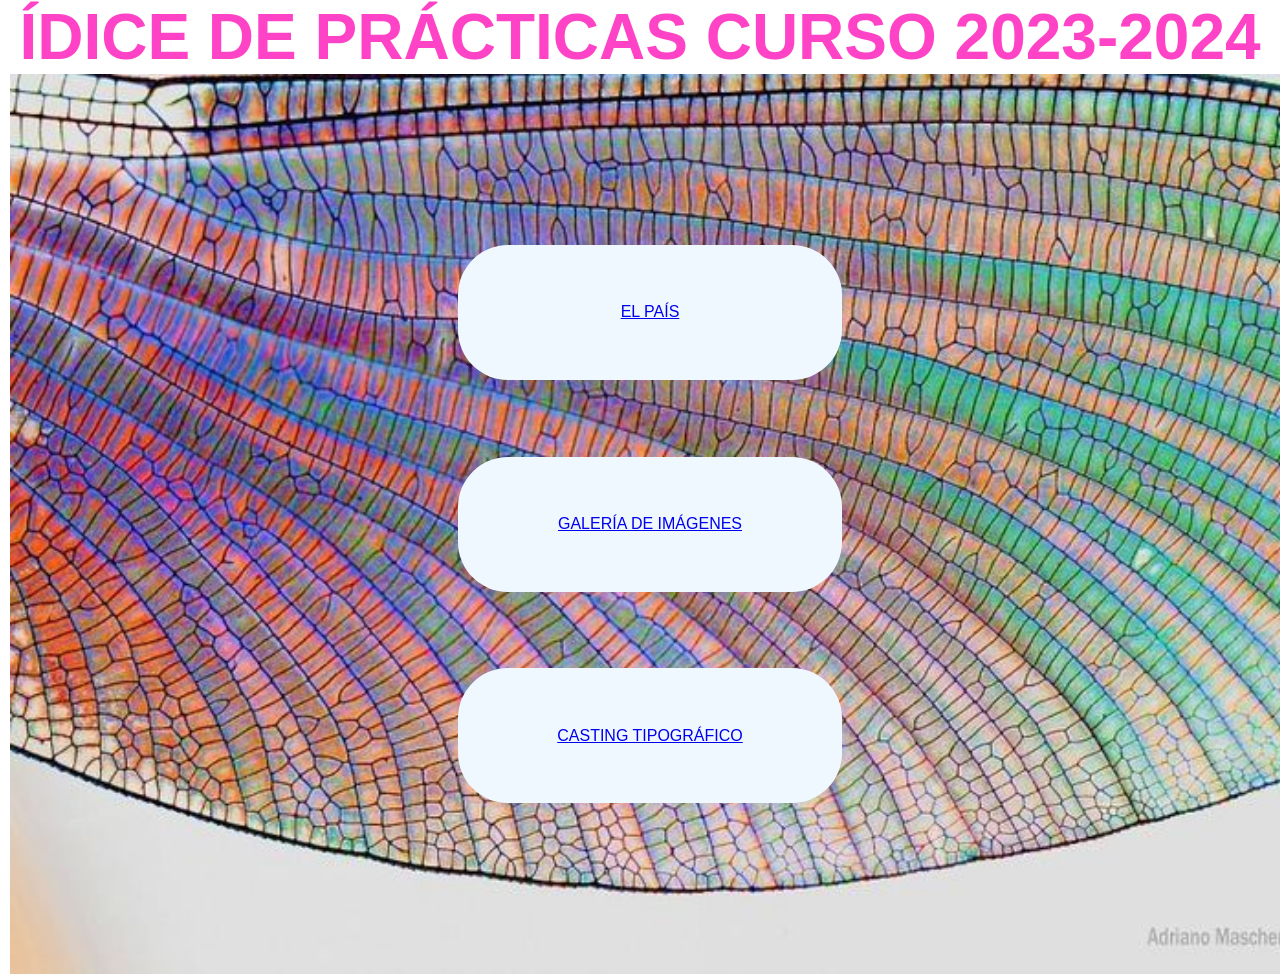
<file: index.html>
<!DOCTYPE html>
<html lang="en">
<head>
    <meta charset="UTF-8">
    <meta name="viewport" content="width=device-width, initial-scale=1.0">
    <title>ÍNDICE DE PRÁCTICAS</title>
    <link rel="stylesheet" href="estilos.css">
</head>
<body>
    <h1> ÍDICE DE PRÁCTICAS CURSO 
             2023-2024</h1>

    <section id="contenedor">
        
        <div class="elemento">
        <a href="tarea7_elpais/index_sin clases.html">EL PAÍS</a></div>
       
        <div class="elemento">
        <a href="sesion11_galeriaflex/index.html">GALERÍA DE IMÁGENES</a></div>
        
        <div class="elemento">
        <a href="casting_tipo/index.html">CASTING TIPOGRÁFICO</a></div>





    </section>

</body>
</html>
</file>
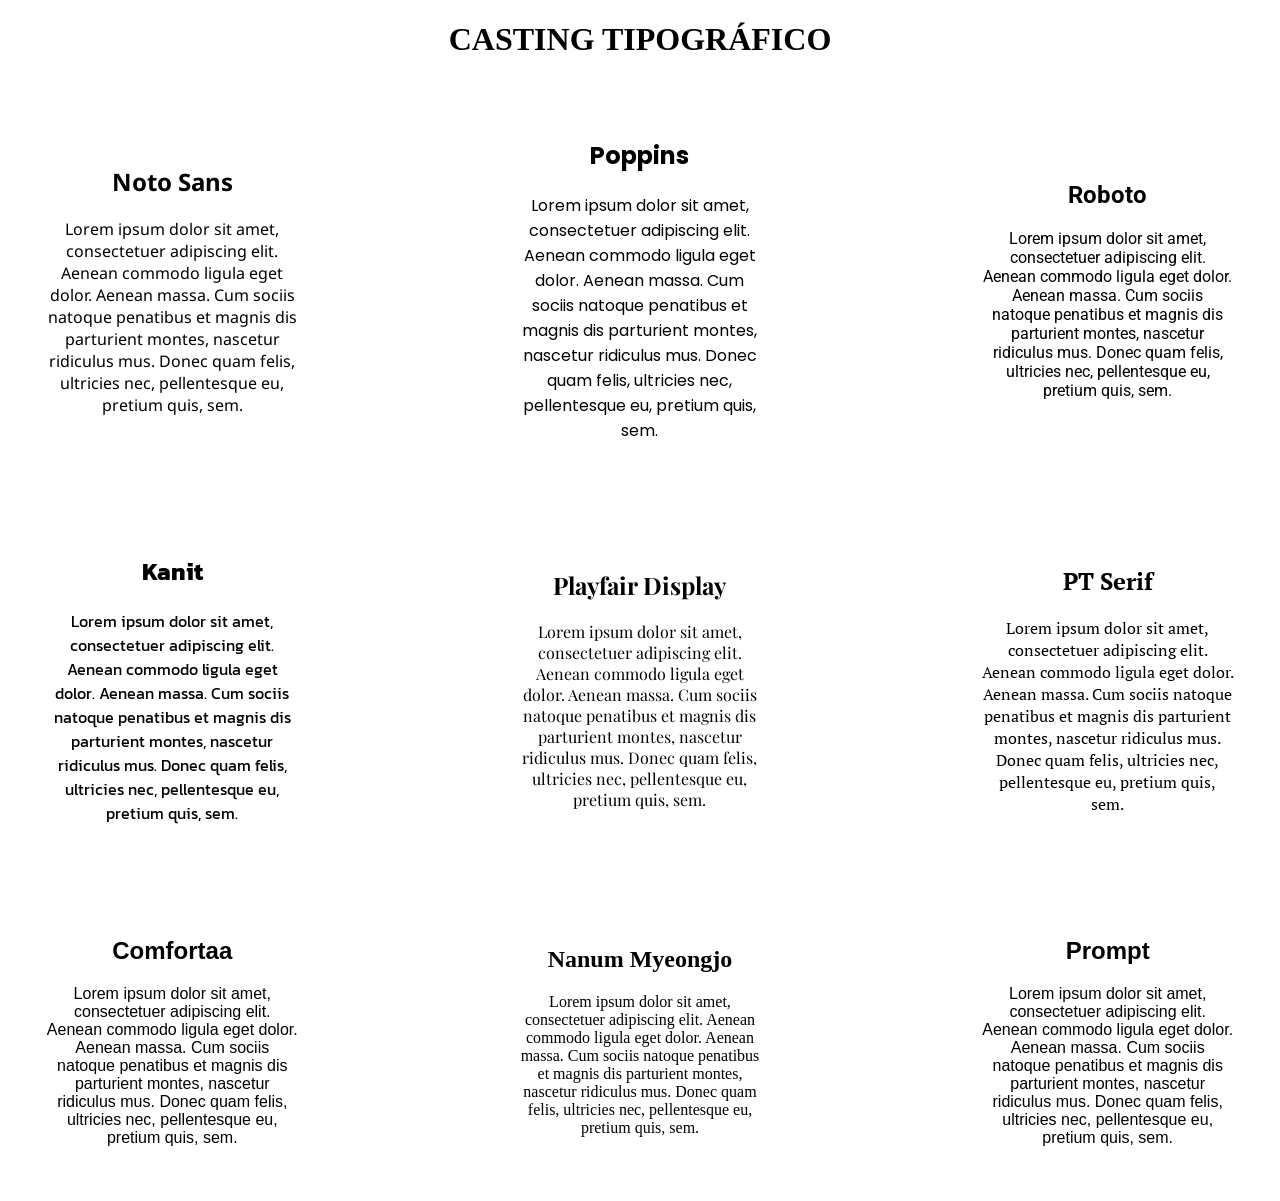
<file: casting_tipo/index.html>
<!DOCTYPE html>
<html lang="en">

<head>


    <link rel="stylesheet" href="casting.css">
    <meta charset="UTF-8">
    <meta name="viewport" content="width=device-width, initial-scale=1.0">
    <title>Tipografías</title>
    
</head>


<body>
    <main>
    <h1>
        CASTING TIPOGRÁFICO
    </h1>
    <article>


        <div id="p1">

            <h1> Noto Sans</h1>
            <p>
                Lorem ipsum dolor sit amet, consectetuer adipiscing elit. Aenean commodo ligula eget dolor. Aenean
                massa. Cum sociis natoque penatibus et magnis dis parturient montes, nascetur ridiculus mus. Donec quam
                felis, ultricies nec, pellentesque eu, pretium quis, sem. 
            </p>
        </div>

        <div id="p2">

            <h1> Poppins</h1>
            <p>
                Lorem ipsum dolor sit amet, consectetuer adipiscing elit. Aenean commodo ligula eget dolor. Aenean
                massa. Cum sociis natoque penatibus et magnis dis parturient montes, nascetur ridiculus mus. Donec quam
                felis, ultricies nec, pellentesque eu, pretium quis, sem. 
            </p>
        </div>

        <div id="p3">

            <h1> Roboto</h1>
            <p>
                Lorem ipsum dolor sit amet, consectetuer adipiscing elit. Aenean commodo ligula eget dolor. Aenean
                massa. Cum sociis natoque penatibus et magnis dis parturient montes, nascetur ridiculus mus. Donec quam
                felis, ultricies nec, pellentesque eu, pretium quis, sem. 
            </p>
        </div>

        <div id="p4">

            <h1> Kanit</h1>
            <p>
                Lorem ipsum dolor sit amet, consectetuer adipiscing elit. Aenean commodo ligula eget dolor. Aenean
                massa. Cum sociis natoque penatibus et magnis dis parturient montes, nascetur ridiculus mus. Donec quam
                felis, ultricies nec, pellentesque eu, pretium quis, sem.
        </div>

        <div id="p5">

            <h1> Playfair Display</h1>
            <p>
                Lorem ipsum dolor sit amet, consectetuer adipiscing elit. Aenean commodo ligula eget dolor. Aenean
                massa. Cum sociis natoque penatibus et magnis dis parturient montes, nascetur ridiculus mus. Donec quam
                felis, ultricies nec, pellentesque eu, pretium quis, sem. 
            </p>
        </div>

        <div id="p6">

            <h1> PT Serif</h1>
            <p>
                Lorem ipsum dolor sit amet, consectetuer adipiscing elit. Aenean commodo ligula eget dolor. Aenean
                massa. Cum sociis natoque penatibus et magnis dis parturient montes, nascetur ridiculus mus. Donec quam
                felis, ultricies nec, pellentesque eu, pretium quis, sem. 
            </p>
        </div>

        <div id="p7">

            <h1> Comfortaa</h1>
            <p>
                Lorem ipsum dolor sit amet, consectetuer adipiscing elit. Aenean commodo ligula eget dolor. Aenean
                massa. Cum sociis natoque penatibus et magnis dis parturient montes, nascetur ridiculus mus. Donec quam
                felis, ultricies nec, pellentesque eu, pretium quis, sem. 
            </p>
        </div>

        <div id="p8">

            <h1> Nanum Myeongjo</h1>
            <p>
                Lorem ipsum dolor sit amet, consectetuer adipiscing elit. Aenean commodo ligula eget dolor. Aenean
                massa. Cum sociis natoque penatibus et magnis dis parturient montes, nascetur ridiculus mus. Donec quam
                felis, ultricies nec, pellentesque eu, pretium quis, sem. 
        </div>

        <div id="p9">

            <h1> Prompt</h1>
            <p>
                Lorem ipsum dolor sit amet, consectetuer adipiscing elit. Aenean commodo ligula eget dolor. Aenean
                massa. Cum sociis natoque penatibus et magnis dis parturient montes, nascetur ridiculus mus. Donec quam
                felis, ultricies nec, pellentesque eu, pretium quis, sem. 
            </p>
        </div>

    </article>



</main>
</body>

</html>
</file>
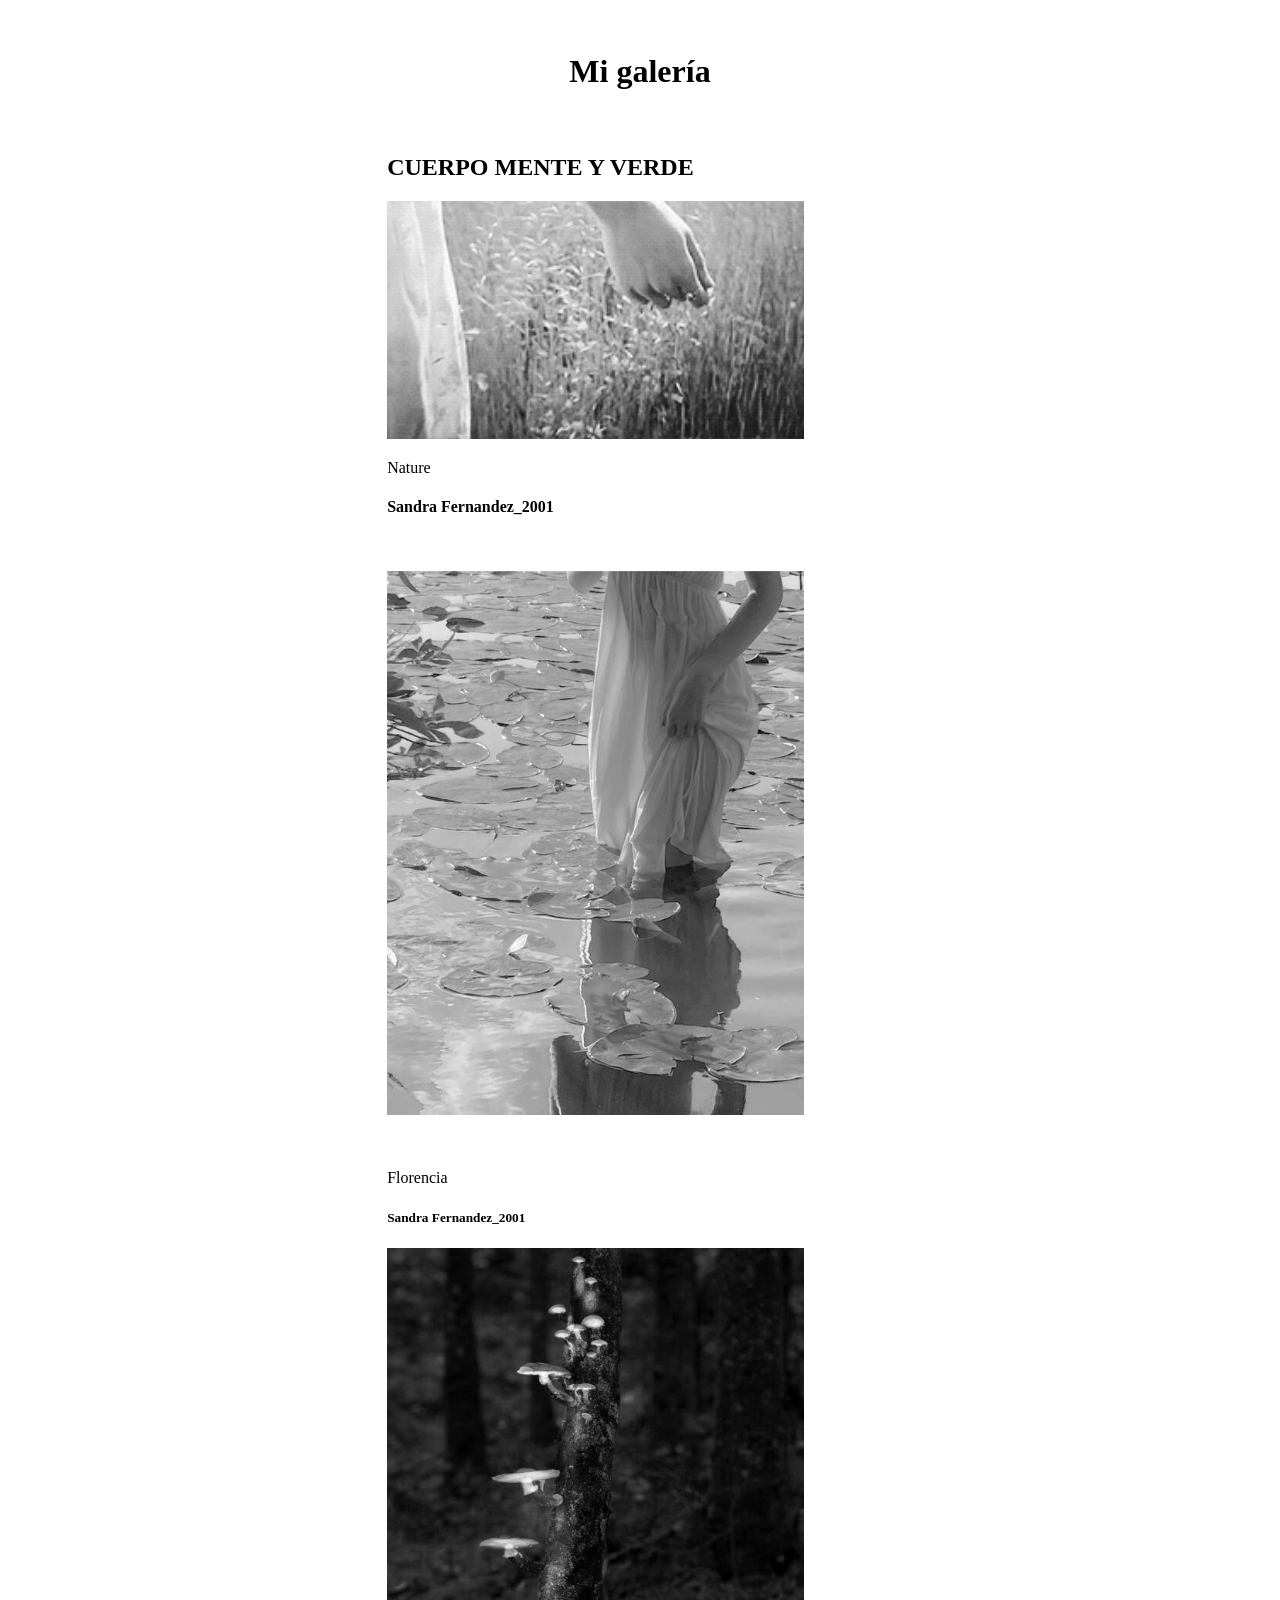
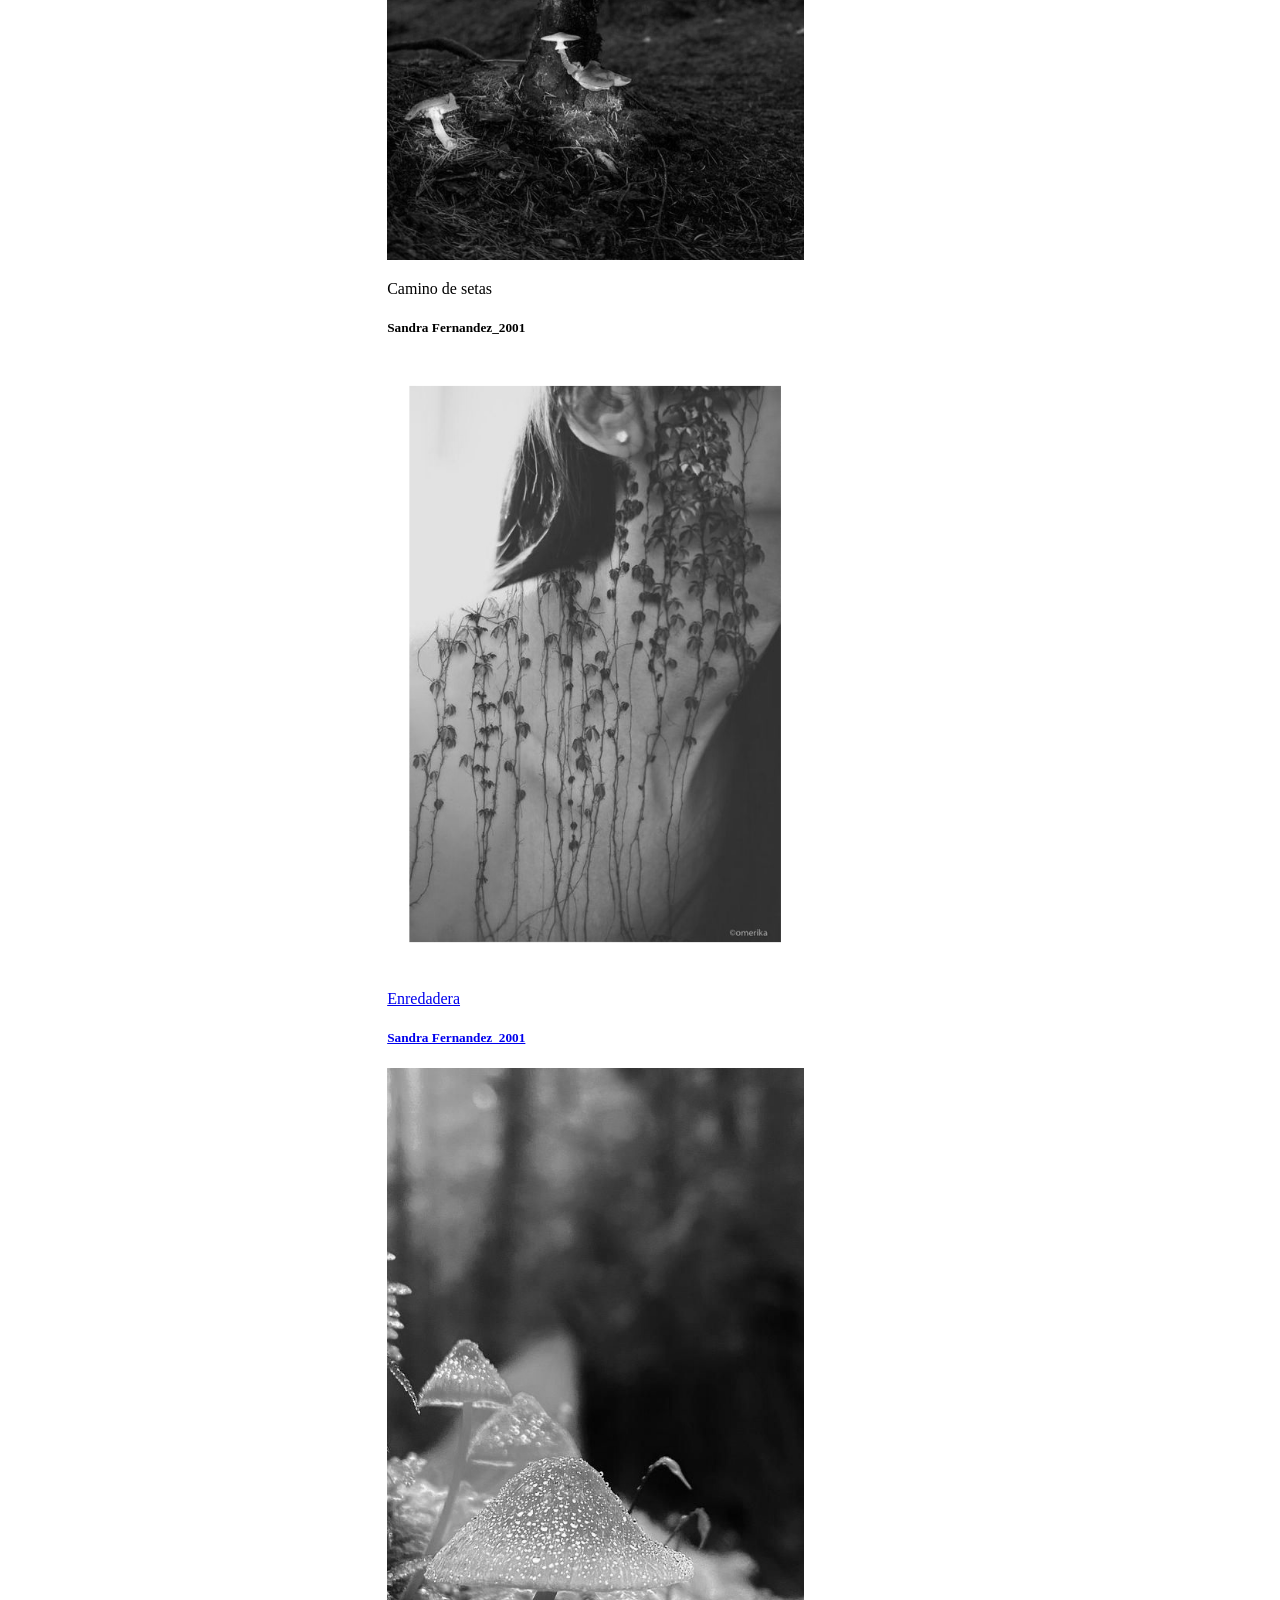
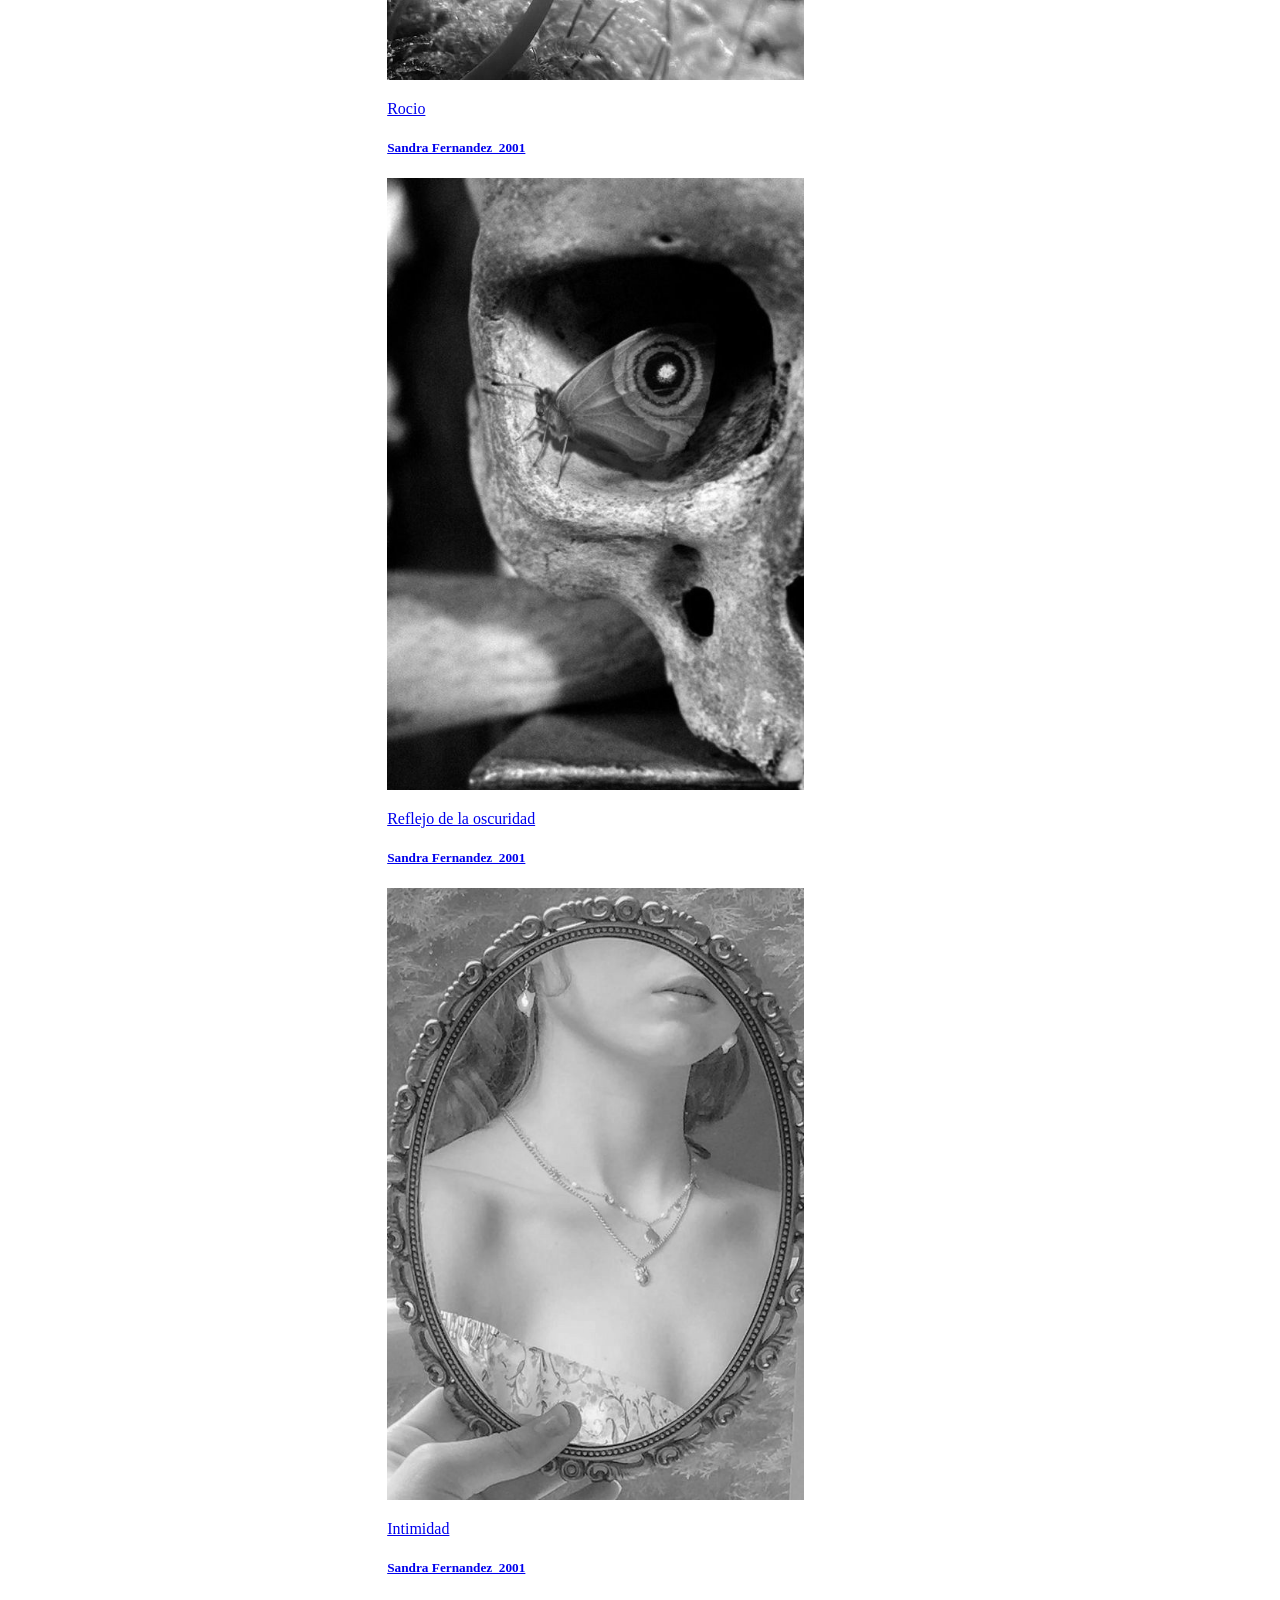
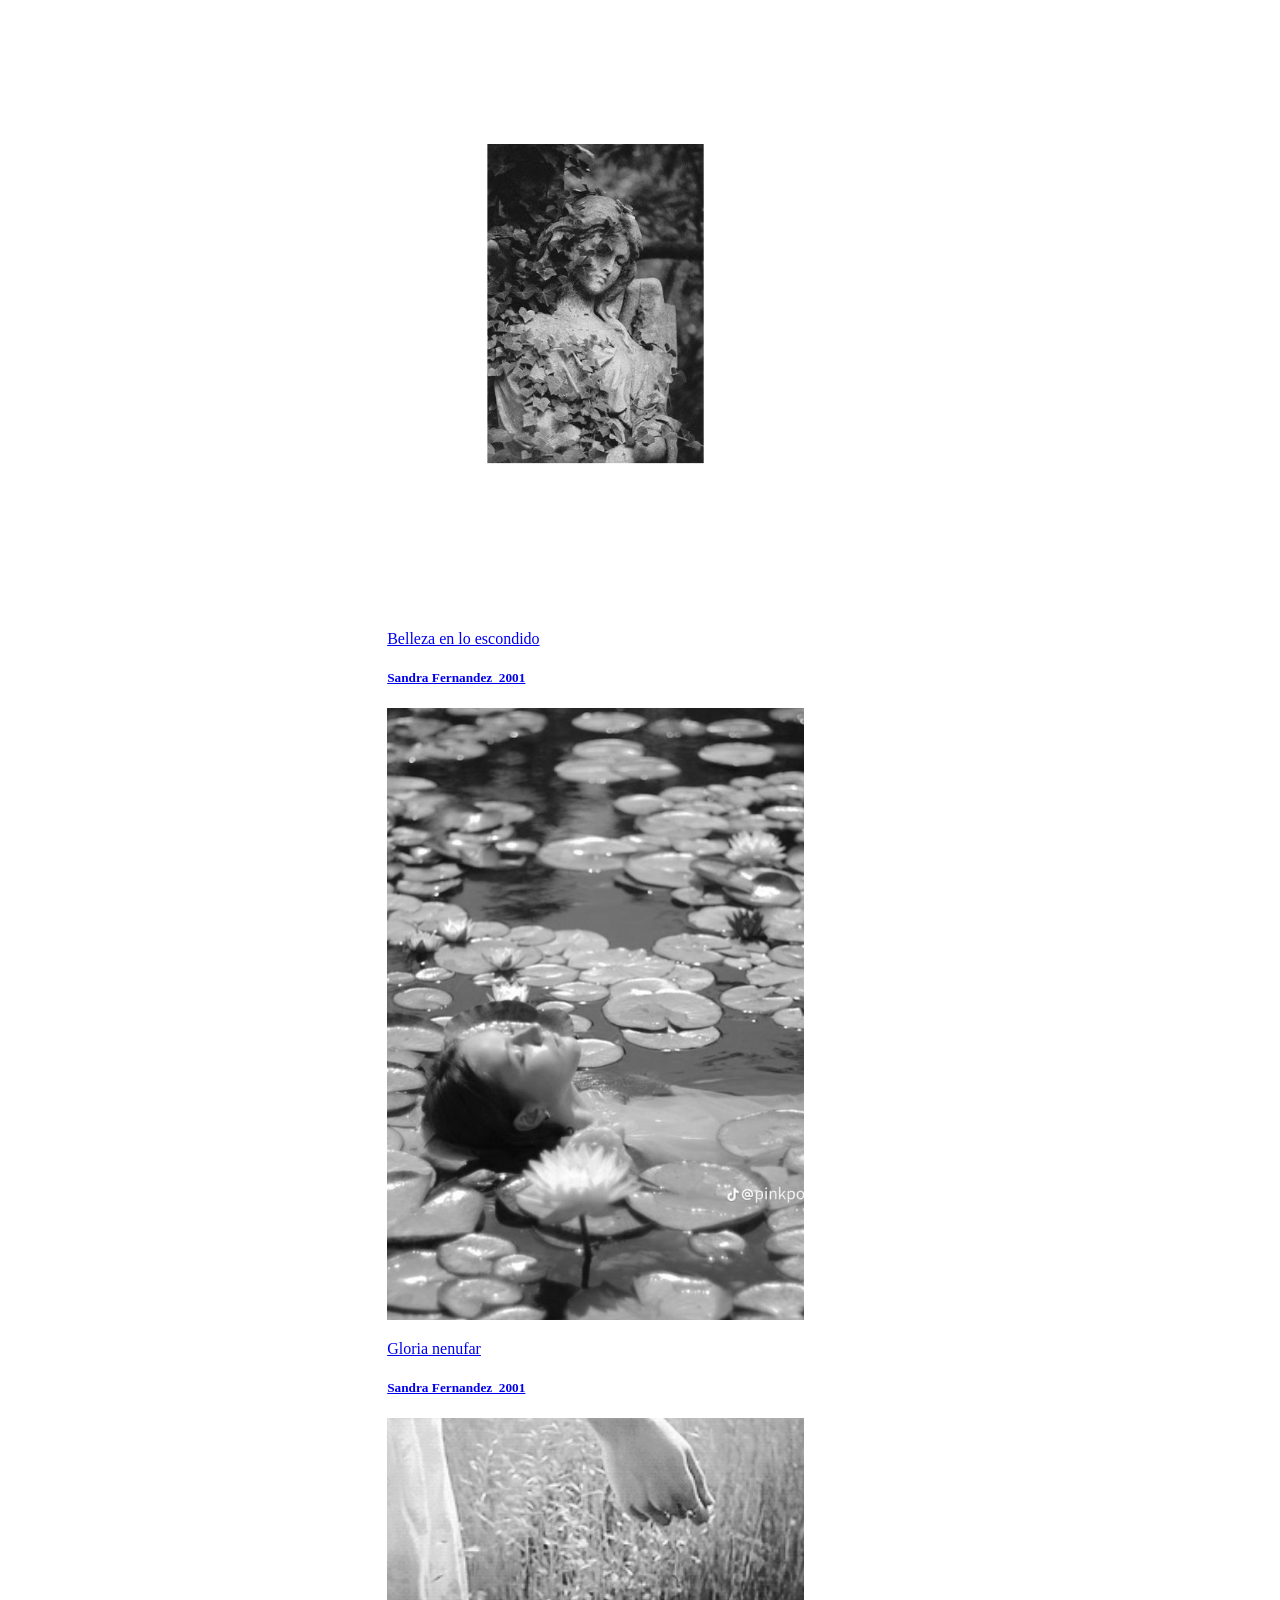
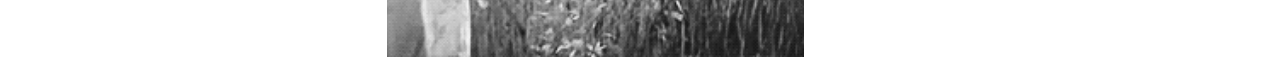
<file: sesion11_galeriaflex/index.html>
<!DOCTYPE html>
<html>

<head>
    <meta charset="utf-8">
    <title>Galería</title>
    <link rel="stylesheet" href="main.css">
</head>

<body>
    <header>
        <h1>Mi galería</h1>
    </header>
    <section>
        <h2>CUERPO MENTE Y VERDE</h2>

        <div>
            <img alt="Imagen 10" src="imagenes_9/web nature10.gif">
            <p>Nature</p>
            <h4>Sandra Fernandez_2001 </h4>
        </a>
    </div>
<div>
    <a href="imagenes/img1.jpg" target="_blank">
        <img alt="Imagen 1" src="imagenes_9/web nature1.png">
    </a>
    <p>Florencia </p>
    <h5>Sandra Fernandez_2001 </h5>

</div>
<div>
    <a href="#">
        <img alt="Imagen 2" src="imagenes_9/web nature2.png">
    </a>
    <p>Camino de setas</p>
    <h5>Sandra Fernandez_2001</h5>

</div>
     <div>
    <a href="#">
        <img alt="Imagen 3" src="imagenes_9/web nature3.png">
    <p>Enredadera</p>
    <h5>Sandra Fernandez_2001</h5>
    </a>

</div>
    <div>
        <a href="#">
            <img alt="Imagen 5" src="imagenes_9/web nature5.png">
        <p>Rocio</p>
        <h5>Sandra Fernandez_2001</h5>
        </a>
    </div>
    
    <div>
        <a href="#">
            <img alt="Imagen 6" src="imagenes_9/web nature6.png">
            <p>Reflejo de la oscuridad</p>
            <h5>Sandra Fernandez_2001</h5>
        </a>
    </div>
        <div>
            <a href="#">
                <img alt="Imagen 7" src="imagenes_9/web nature7.png">
                <p>Intimidad</p>
                <h5>Sandra Fernandez_2001</h5>
            </a>
        </div>
    <div>
        <a href="#">
            <img alt="Imagen 8" src="imagenes_9/web nature8.png">
            <p>Belleza en lo escondido</p>
            <h5>Sandra Fernandez_2001</h5>
        </a>
    </div>
       <div>
        <a href="#">
            <img alt="Imagen 9" src="imagenes_9/web nature9.png">
            <p>Gloria nenufar</p>
            <h5>Sandra Fernandez_2001</h5>
       </div>
        
                <img alt="Imagen 10" src="imagenes_9/web nature10.gif">
            
            </a>
    </section>

</body>

</html>
</file>
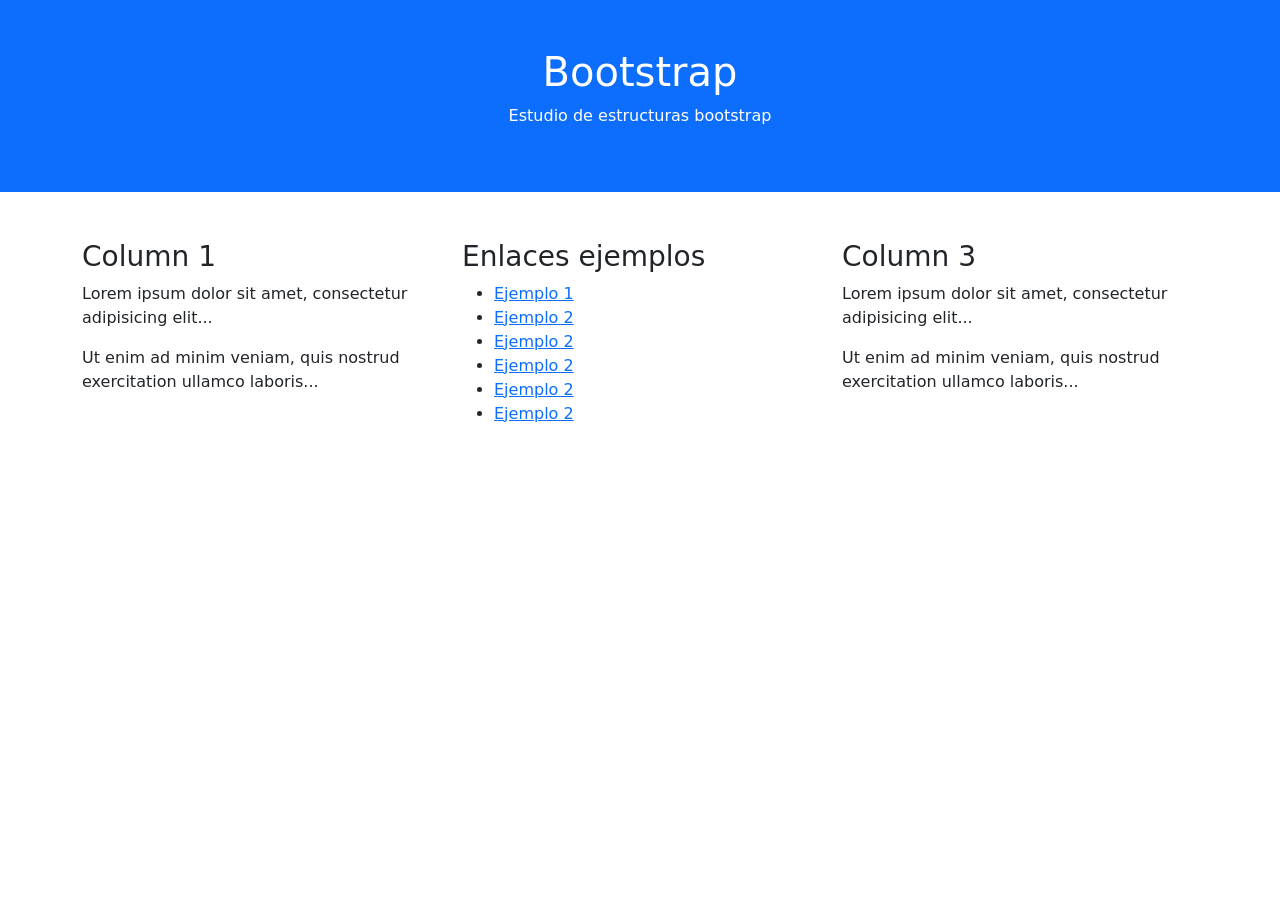
<file: sesion_22/index.html>
<!DOCTYPE html>
<html lang="en">
<head>
  <title>Bootstrap 5 Example</title>
  <meta charset="utf-8">
  <meta name="viewport" content="width=device-width, initial-scale=1">
  <link href="https://cdn.jsdelivr.net/npm/bootstrap@5.3.2/dist/css/bootstrap.min.css" rel="stylesheet">
  <script src="https://cdn.jsdelivr.net/npm/bootstrap@5.3.2/dist/js/bootstrap.bundle.min.js"></script>
  <link rel="stylesheet" href="estilos.css">

</head>
<body>

<div class="container-fluid p-5 bg-primary text-white text-center" id="hola">
  <h1>Bootstrap </h1>
  <p>Estudio de estructuras bootstrap</p> 
</div>
  
<div class="container mt-5">
  <div class="row">
    <div class="col-sm-4">
      <h3>Column 1</h3>
      <p>Lorem ipsum dolor sit amet, consectetur adipisicing elit...</p>
      <p>Ut enim ad minim veniam, quis nostrud exercitation ullamco laboris...</p>
    </div>
    <div class="col-sm-4">
      <h3>Enlaces ejemplos</h3>
      <ul>
      <li><a href="ejemplo1.html" target="_blank"> Ejemplo 1</a></li>
      <li><a href="ejemplo2.html" target="_blank"> Ejemplo 2</a></li>
      <li><a href="ejemplo3.html" target="_blank"> Ejemplo 2</a></li>
      <li><a href="ejemplo4.html" target="_blank"> Ejemplo 2</a></li>
      <li><a href="ejemplo5.html" target="_blank"> Ejemplo 2</a></li>
      <li><a href="ejemplo6.html" target="_blank"> Ejemplo 2</a></li>
    </ul>
    </div>
    <div class="col-sm-4">
      <h3>Column 3</h3>        
      <p>Lorem ipsum dolor sit amet, consectetur adipisicing elit...</p>
      <p>Ut enim ad minim veniam, quis nostrud exercitation ullamco laboris...</p>
    </div>
  </div>
</div>

</body>
</html>
</file>
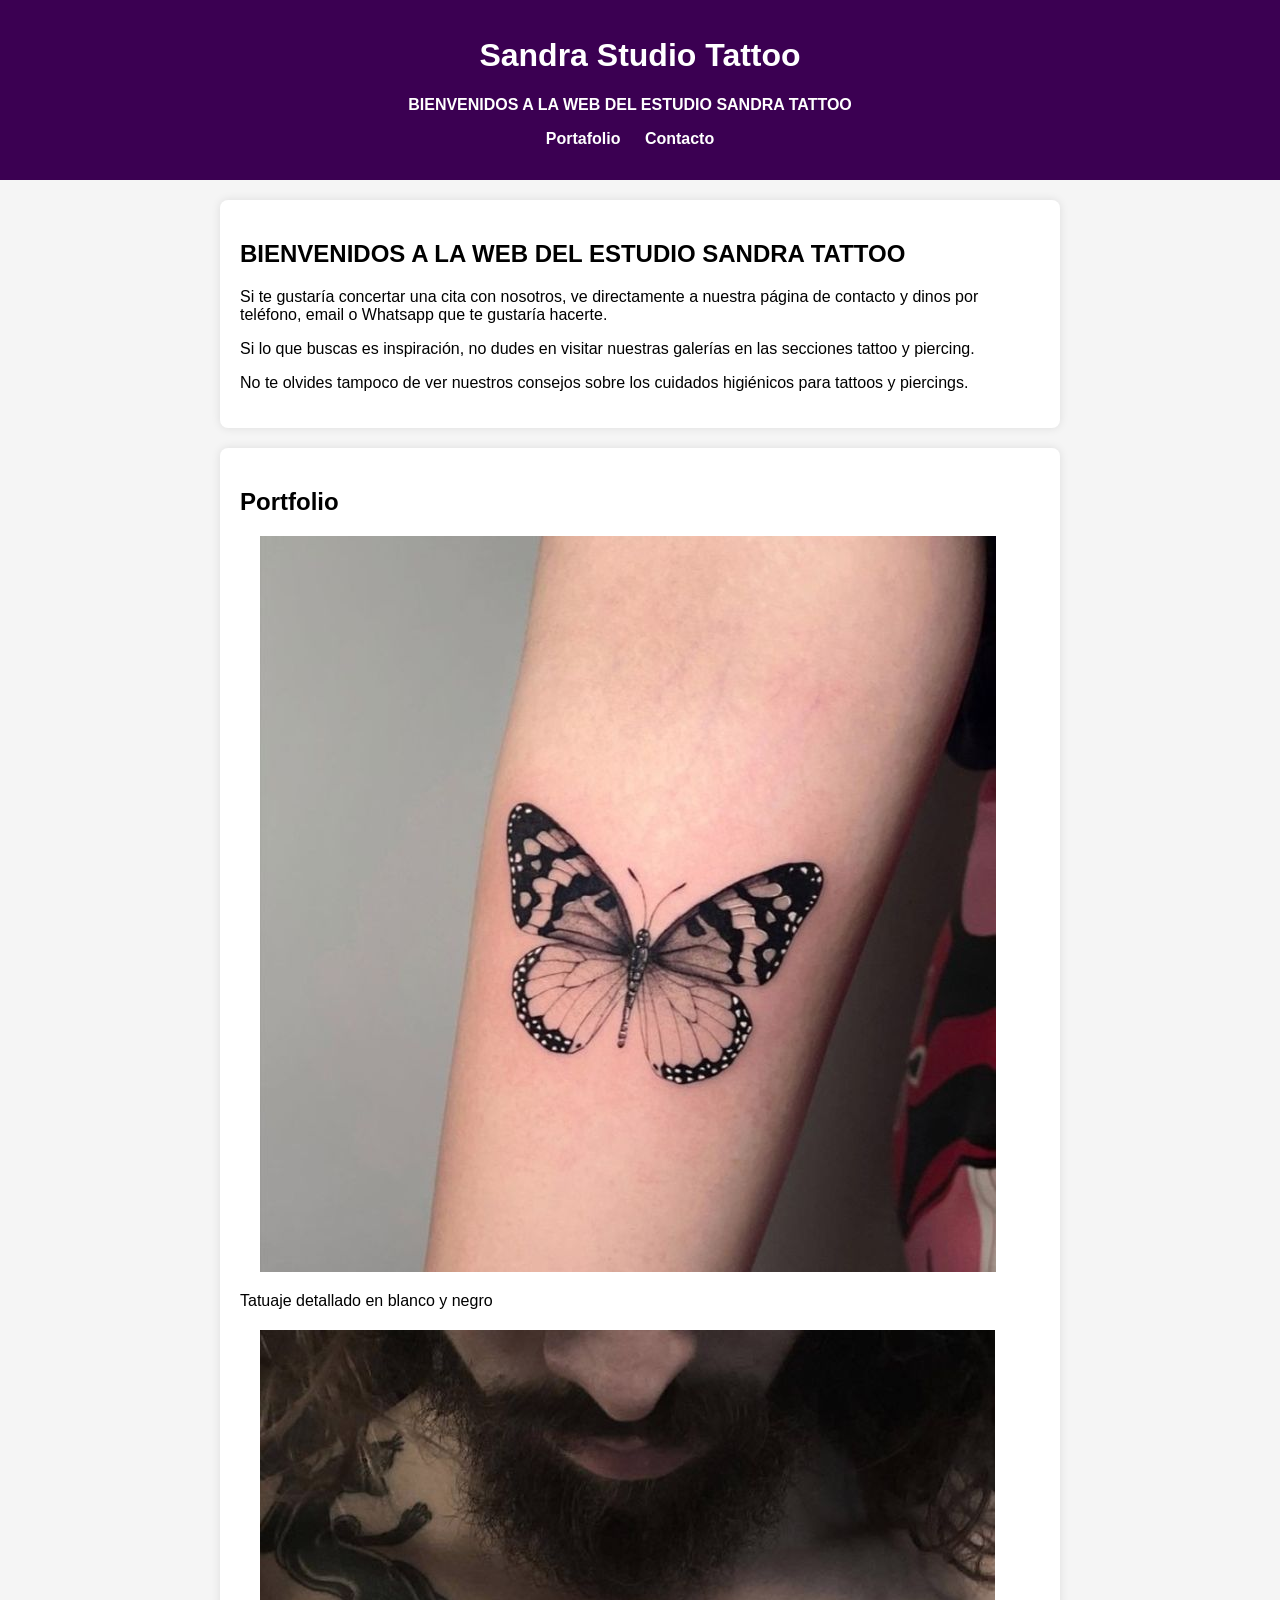
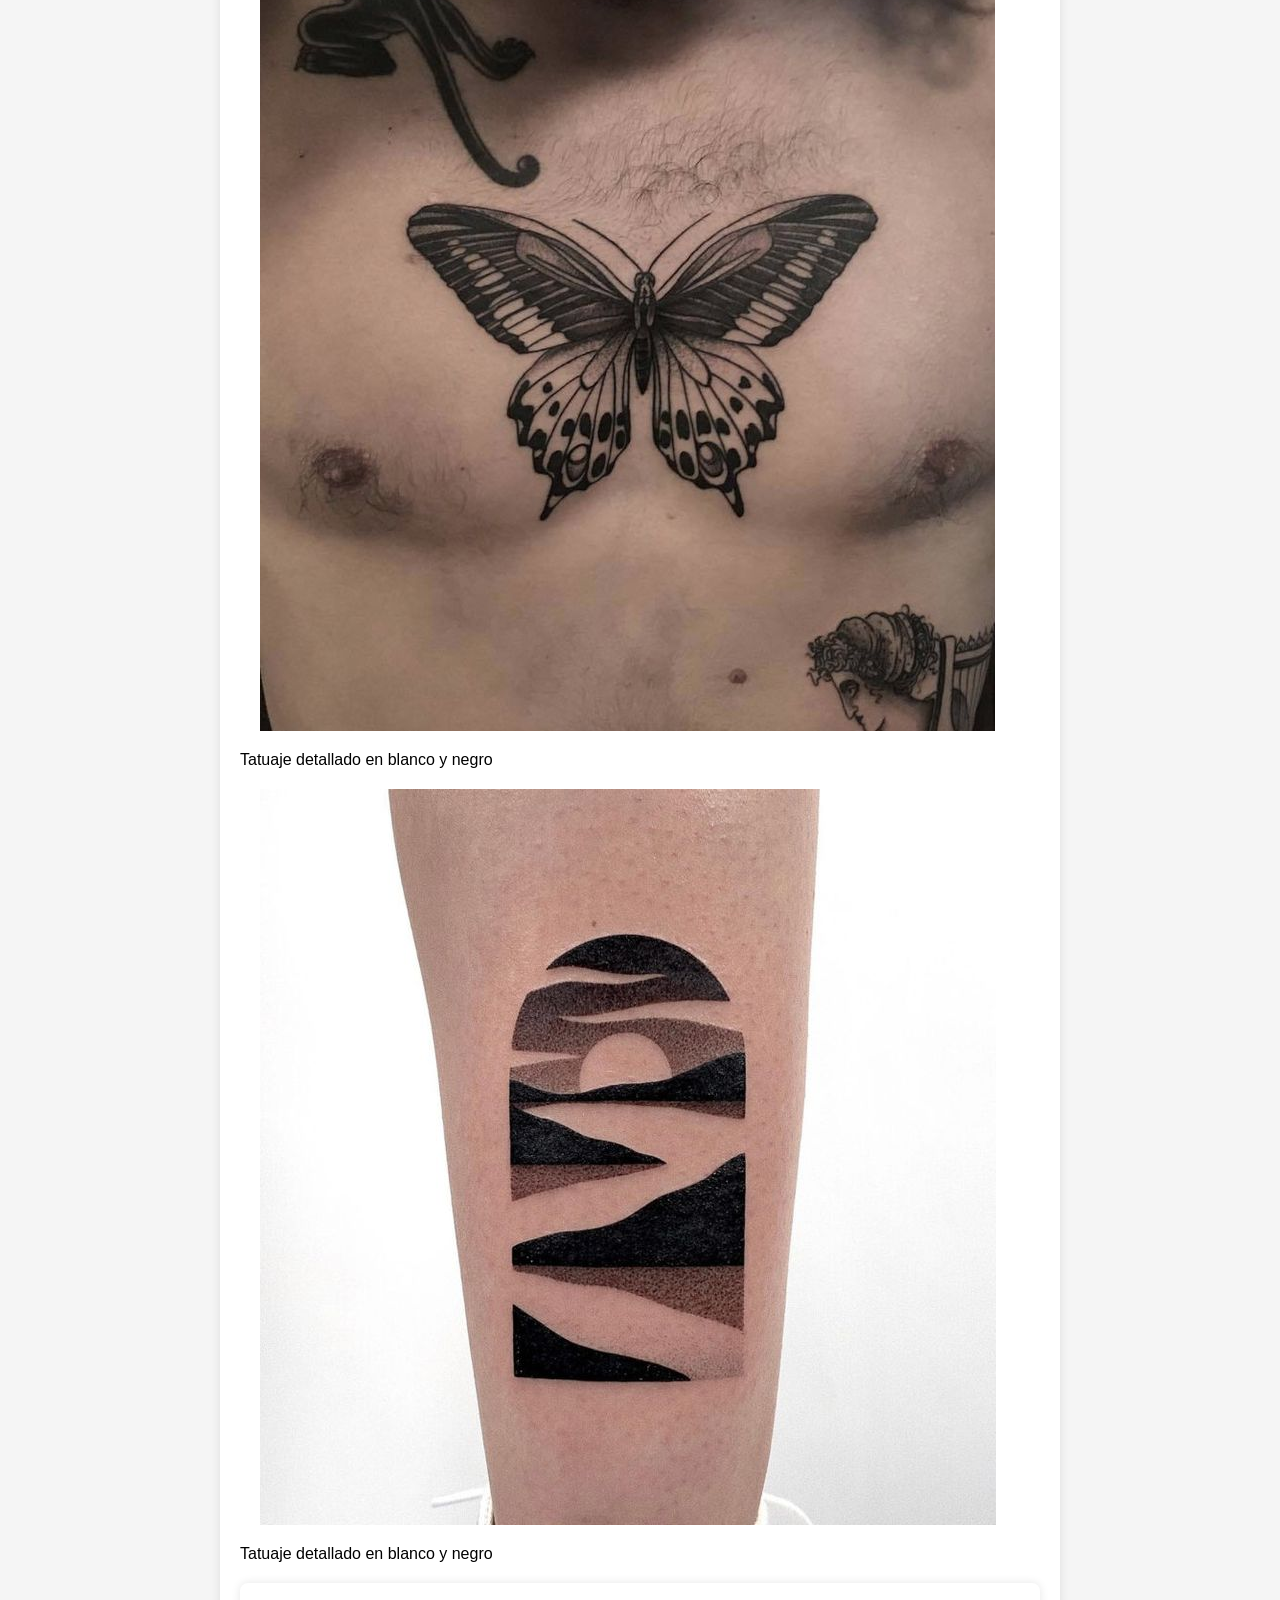
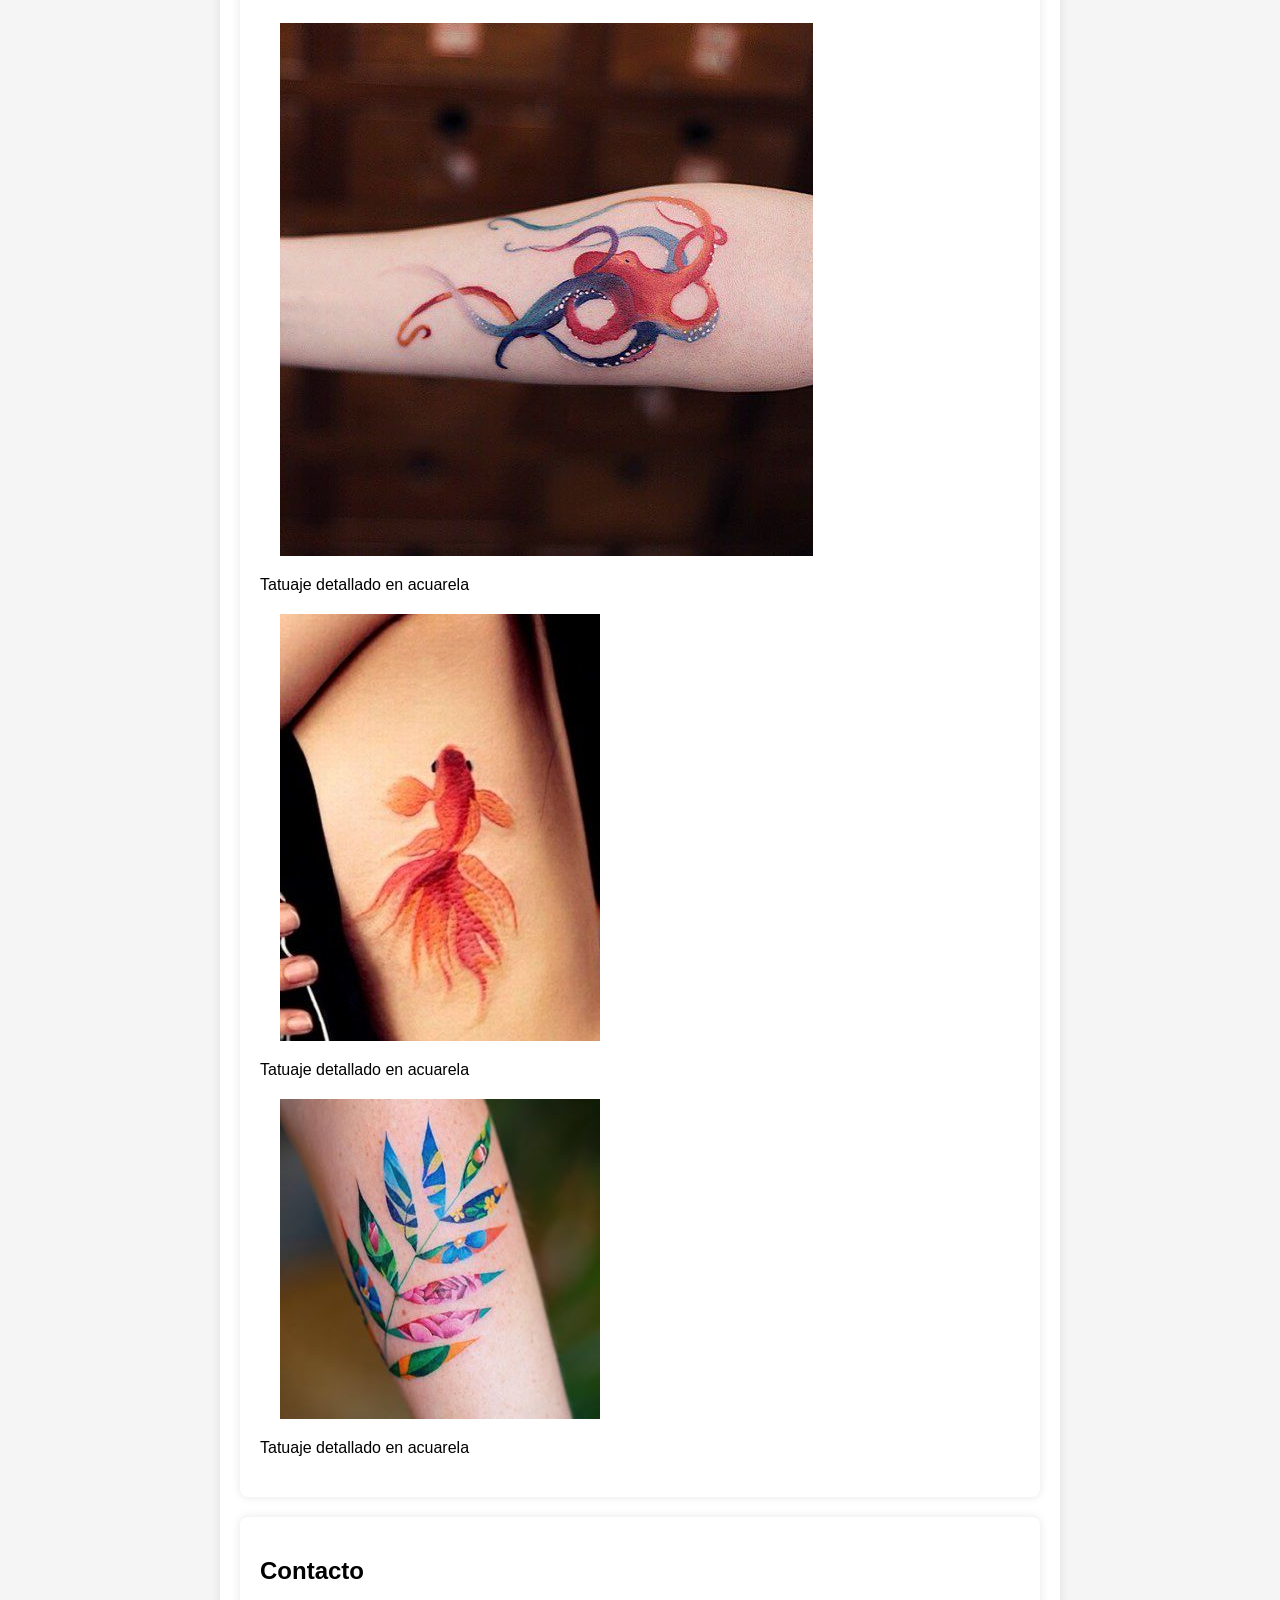
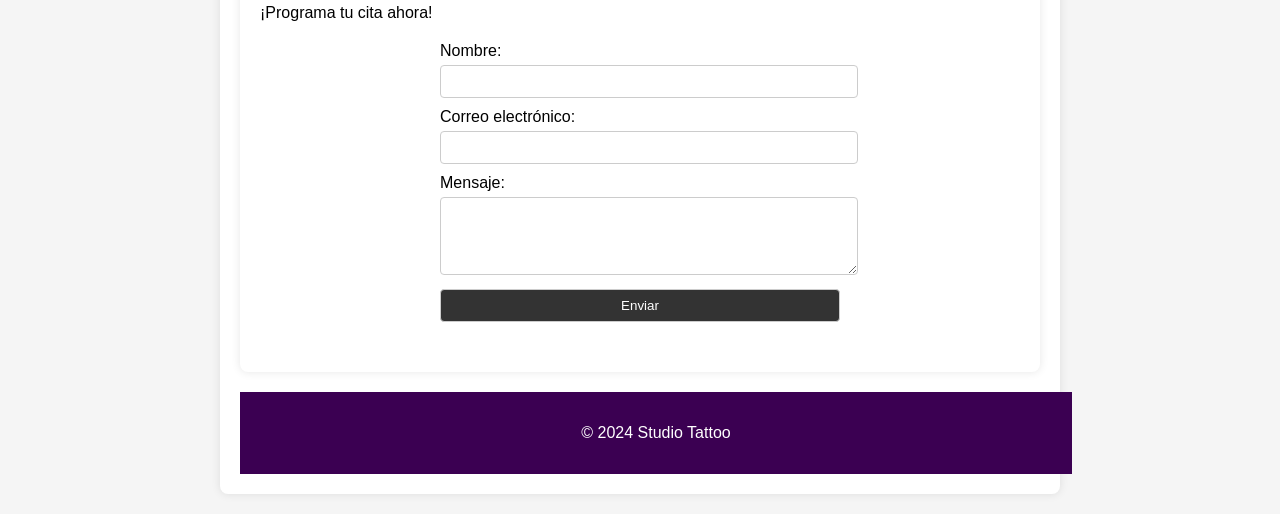
<file: web_personal2/index.html>
<!DOCTYPE html>
<html lang="es">
<head>
    <meta charset="UTF-8">
    <meta name="viewport" content="width=device-width, initial-scale=1.0">
    <link rel="stylesheet" href="style.css">
    <title>Sandra Studio Tattoo</title>
</head>
<body>
    <header>
        <h1>Sandra Studio Tattoo</h1>
        <nav>
            <ul>
                <p><li><a href="#inicio">BIENVENIDOS A LA WEB DEL ESTUDIO SANDRA TATTOO</a></li></p>
                <li><a href="#portfolio">Portafolio</a></li>
                <li><a href="#contacto">Contacto</a></li>
            </ul>
        </nav>
    </header>

    <section id="inicio">
        <h2>BIENVENIDOS A LA WEB DEL ESTUDIO SANDRA TATTOO</h2>
        <p>Si te gustaría concertar una cita con nosotros, ve directamente a nuestra página de contacto y dinos por teléfono, email o Whatsapp que te gustaría hacerte.</p>

           <p> Si lo que buscas es inspiración, no dudes en visitar nuestras galerías en las secciones tattoo y piercing. <p>
            
           <p> No te olvides tampoco de ver nuestros consejos sobre los cuidados higiénicos para tattoos y piercings.</p>

           </p>
    </section>

    <section id="portfolio">
        <h2>Portfolio</h2>
        <div class="tattoo-item">
            <img src="Tatuaje Mariposa.jpg" alt="Tatuaje 1">
            <p>Tatuaje detallado en blanco y negro</p>
        </div>
        <div class="tattoo-item">
            <img src="mariposa2.jpg" alt="Tatuaje 2">
            <p>Tatuaje detallado en blanco y negro</p>
            <div class="tattoo-item">
                <img src="sol.jpg" alt="Tatuaje 3">
                <p>Tatuaje detallado en blanco y negro</p>
            </div>
        
        </div>
        <section id="portfolio">
            <div class="tattoo-item">
                <img src="pulpo.jpg" alt="Tatuaje 1">
                <p>Tatuaje detallado en acuarela</p>
            </div>
            <div class="tattoo-item">
                <img src="pez.jpg" alt="Tatuaje 2">
                <p>Tatuaje detallado en acuarela</p>
                <div class="tattoo-item">
                    <img src="hoja.jpg" alt="Tatuaje 3">
                    <p>Tatuaje detallado en acuarela</p>
                
            </div>

    
    </section>

    <section id="contacto">
        <h2>Contacto</h2>
        <p>¡Programa tu cita ahora!</p>
        <form action="enviar_formulario.php" method="post">
            <label for="nombre">Nombre:</label>
            <input type="text" id="nombre" name="nombre" required>

            <label for="correo">Correo electrónico:</label>
            <input type="email" id="correo" name="correo" required>

            <label for="mensaje">Mensaje:</label>
            <textarea id="mensaje" name="mensaje" rows="4" required></textarea>

            <input type="submit" value="Enviar">
        </form>
    </section>

    <footer>
        <p>&copy; 2024 Studio Tattoo</p>
    </footer>
</body>
</html>
</file>
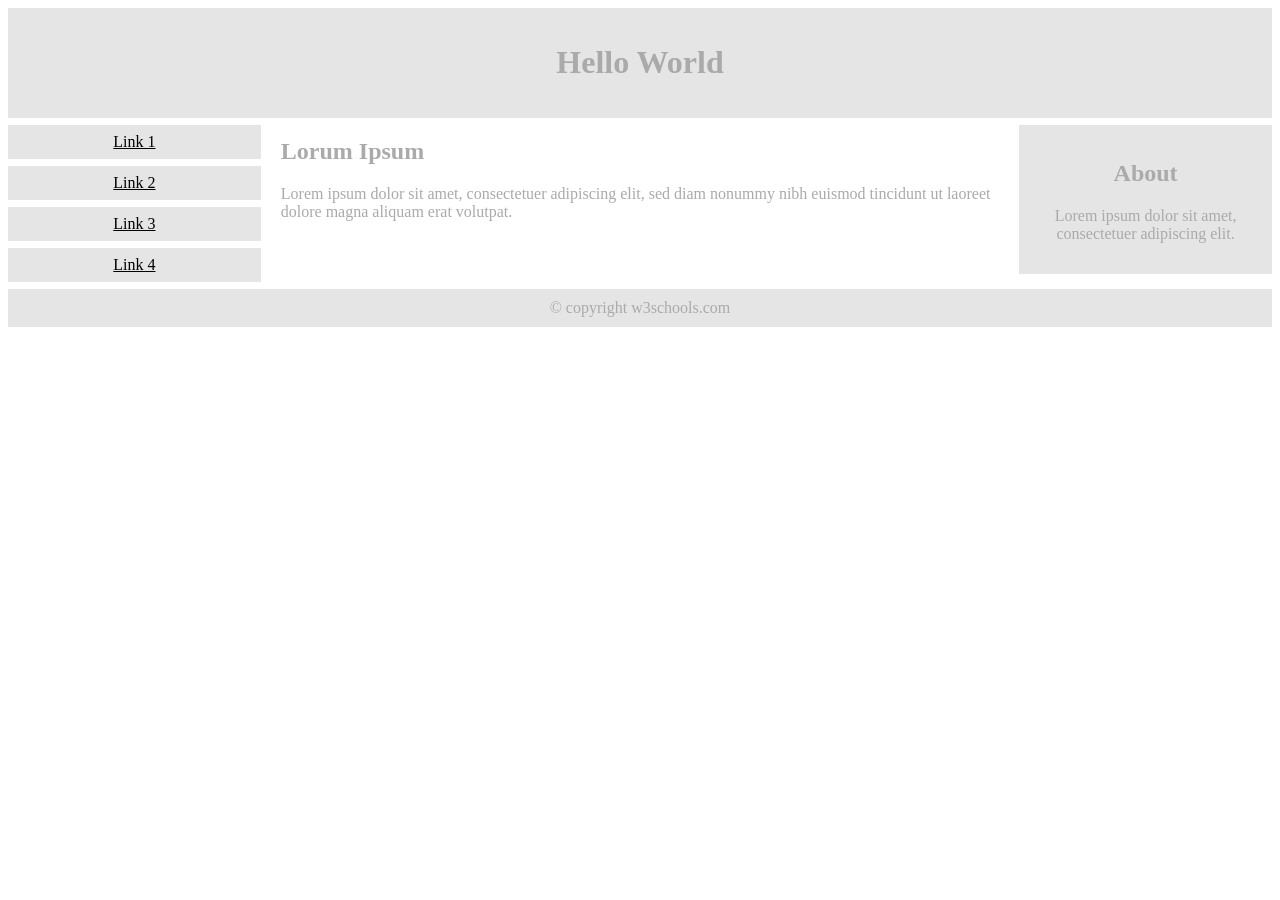
<file: sesion23/indexx.html>
<!DOCTYPE html>
<html>
<head>
<meta name="viewport" content="width=device-width, initial-scale=1.0">
<style>
* {
  box-sizing: border-box;
}

.menu {
  float: left;
  width: 20%;
  text-align: center;
}

.menu a {
  background-color: #e5e5e5;
  padding: 8px;
  margin-top: 7px;
  display: block;
  width: 100%;
  color: black;
}

.main {
  float: left;
  width: 60%;
  padding: 0 20px;
}

.right {
  background-color: #e5e5e5;
  float: left;
  width: 20%;
  padding: 15px;
  margin-top: 7px;
  text-align: center;
}

@media only screen and (max-width: 620px) {
  /* For mobile phones: */
  .menu, .main, .right {
    width: 100%;
  }
}
</style>
</head>
<body style="font-family:Verdana;color:#aaaaaa;">

<div style="background-color:#e5e5e5;padding:15px;text-align:center;">
  <h1>Hello World</h1>
</div>

<div style="overflow:auto">
  <div class="menu">
    <a href="#">Link 1</a>
    <a href="#">Link 2</a>
    <a href="#">Link 3</a>
    <a href="#">Link 4</a>
  </div>

  <div class="main">
    <h2>Lorum Ipsum</h2>
    <p>Lorem ipsum dolor sit amet, consectetuer adipiscing elit, sed diam nonummy nibh euismod tincidunt ut laoreet dolore magna aliquam erat volutpat.</p>
  </div>

  <div class="right">
    <h2>About</h2>
    <p>Lorem ipsum dolor sit amet, consectetuer adipiscing elit.</p>
  </div>
</div>

<div style="background-color:#e5e5e5;text-align:center;padding:10px;margin-top:7px;">© copyright w3schools.com</div>

</body>
</html>
</file>
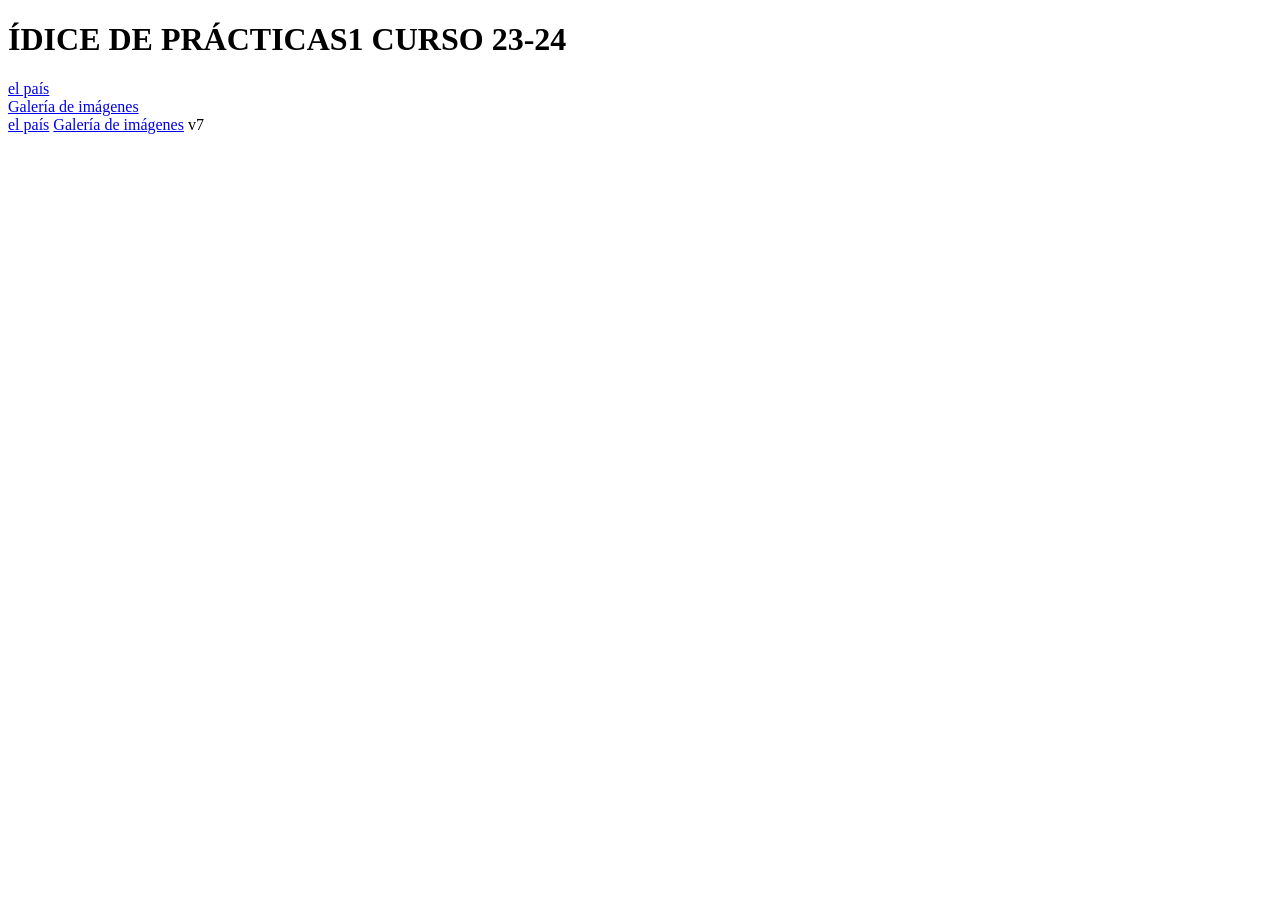
<file: sesion_16/index copia.html>
<!DOCTYPE html>
<html lang="en">
<head>
    <meta charset="UTF-8">
    <meta name="viewport" content="width=device-width, initial-scale=1.0">
    <title>Document</title>
</head>
<body>
    <h1> ÍDICE DE PRÁCTICAS1 CURSO 23-24</h1>

    <section>
        <div class="elementoflex">
        <a href="tarea7_elpais/index_sin clases.html">el país</a></div>
    <a href="tarea_9galeriimagen/index.html">Galería de imágenes</a>
    </section>
    <a href="tarea7_elpais/index_sin clases.html">el país</a>
    <a href="tarea_9galeriimagen/index.html">Galería de imágenes</a>
v7
</body>
</html>
</file>
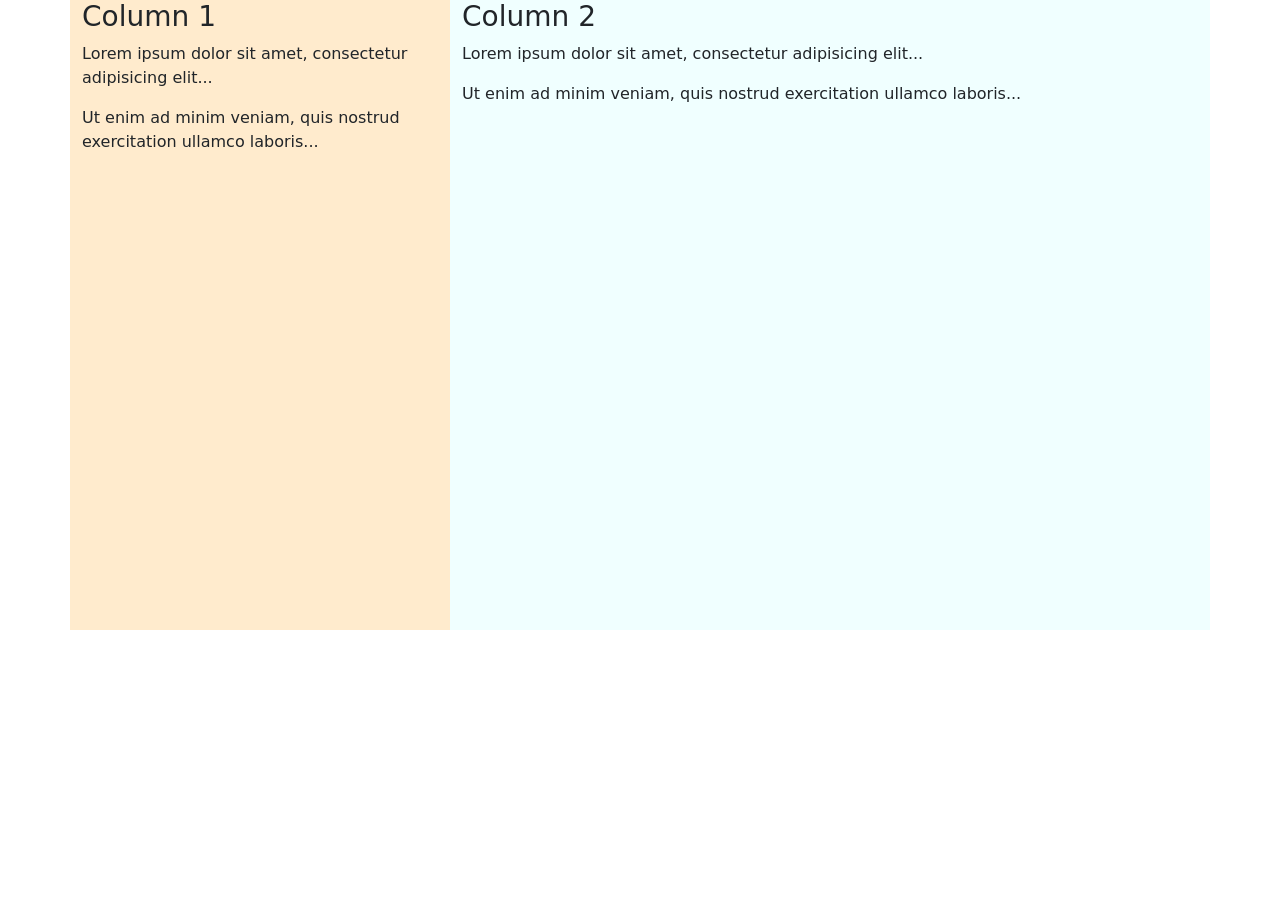
<file: sesion_22/ejemplo1.html>
<!DOCTYPE html>
<html lang="en">
<head>
  <title>Bootstrap 5 Example</title>
  <meta charset="utf-8">
  <meta name="viewport" content="width=device-width, initial-scale=1">
  <link href="https://cdn.jsdelivr.net/npm/bootstrap@5.3.2/dist/css/bootstrap.min.css" rel="stylesheet">
  <script src="https://cdn.jsdelivr.net/npm/bootstrap@5.3.2/dist/js/bootstrap.bundle.min.js"></script>
  <link rel="stylesheet" href="estilos1.css">

</head>
<body>


  
<div class="container">
  <div class="row">
    <div class="col-sm-4" id="hola">
      <h3>Column 1</h3>
      <p>Lorem ipsum dolor sit amet, consectetur adipisicing elit...</p>
      <p>Ut enim ad minim veniam, quis nostrud exercitation ullamco laboris...</p>
    </div>
    <div class="col-sm-8" id="der">
      <h3>Column 2</h3>
      <p>Lorem ipsum dolor sit amet, consectetur adipisicing elit...</p>
      <p>Ut enim ad minim veniam, quis nostrud exercitation ullamco laboris...</p>
  
</div>

</body>
</html>
</file>
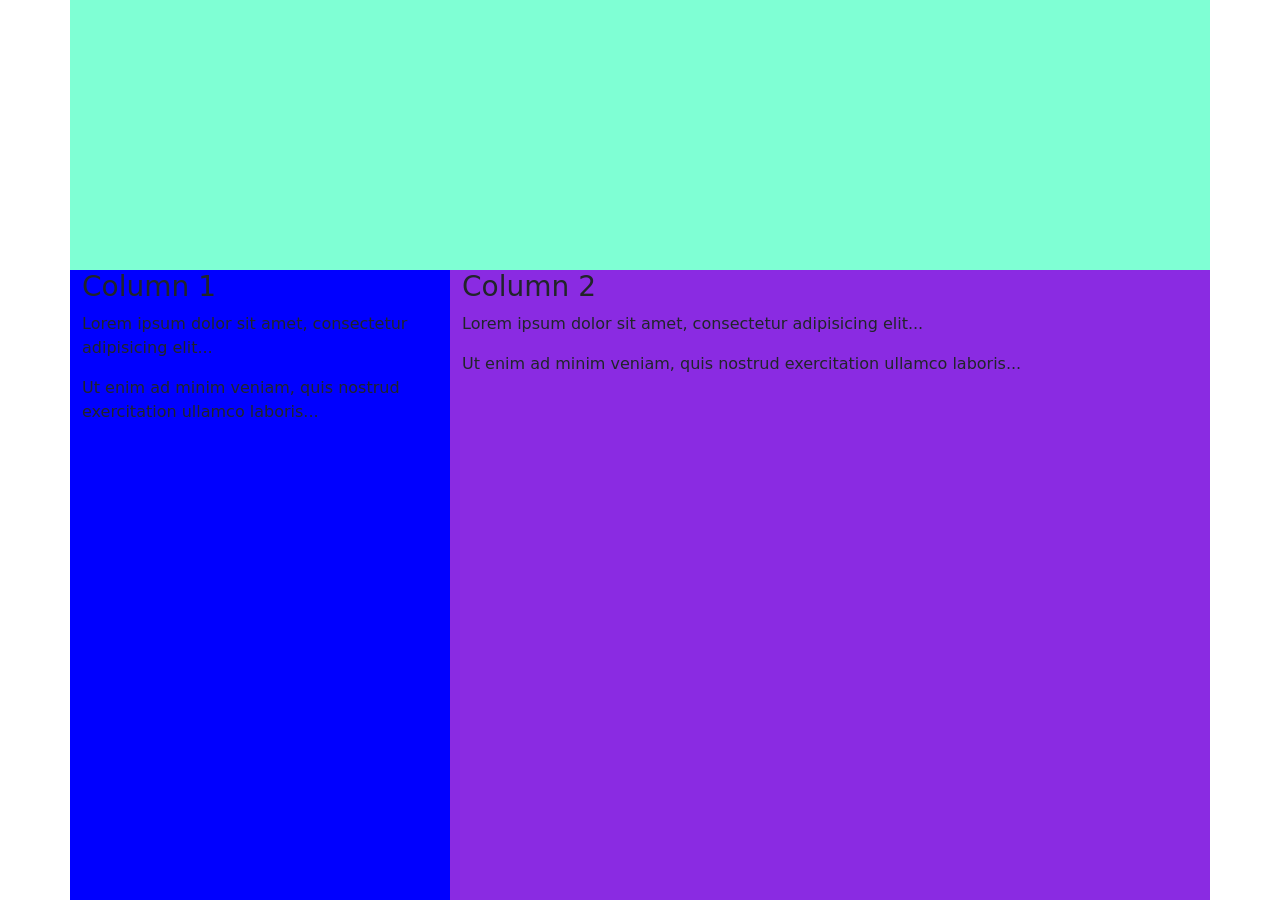
<file: sesion_22/ejemplo2.html>
<!DOCTYPE html>
<html lang="en">

<head>
  <title>Bootstrap 5 Example</title>
  <meta charset="utf-8">
  <meta name="viewport" content="width=device-width, initial-scale=1">
  <link href="https://cdn.jsdelivr.net/npm/bootstrap@5.3.2/dist/css/bootstrap.min.css" rel="stylesheet">
  <script src="https://cdn.jsdelivr.net/npm/bootstrap@5.3.2/dist/js/bootstrap.bundle.min.js"></script>
  <link rel="stylesheet" href="estilos2.css">

</head>

<body>

  <div class="container">
    <div class="row">
      <div class="col-12" id="sup">

      </div>
    </div>
    <div class="row">
      <div class="col-sm-4" id="izq">

        <h3>Column 1</h3>
        <p>Lorem ipsum dolor sit amet, consectetur adipisicing elit...</p>
        <p>Ut enim ad minim veniam, quis nostrud exercitation ullamco laboris...</p>
      </div>
      <div class="col-sm-8" id="der">
        <h3>Column 2</h3>
        <p>Lorem ipsum dolor sit amet, consectetur adipisicing elit...</p>
        <p>Ut enim ad minim veniam, quis nostrud exercitation ullamco laboris...</p>

      </div>
    </div>
</body>

</html>
</file>
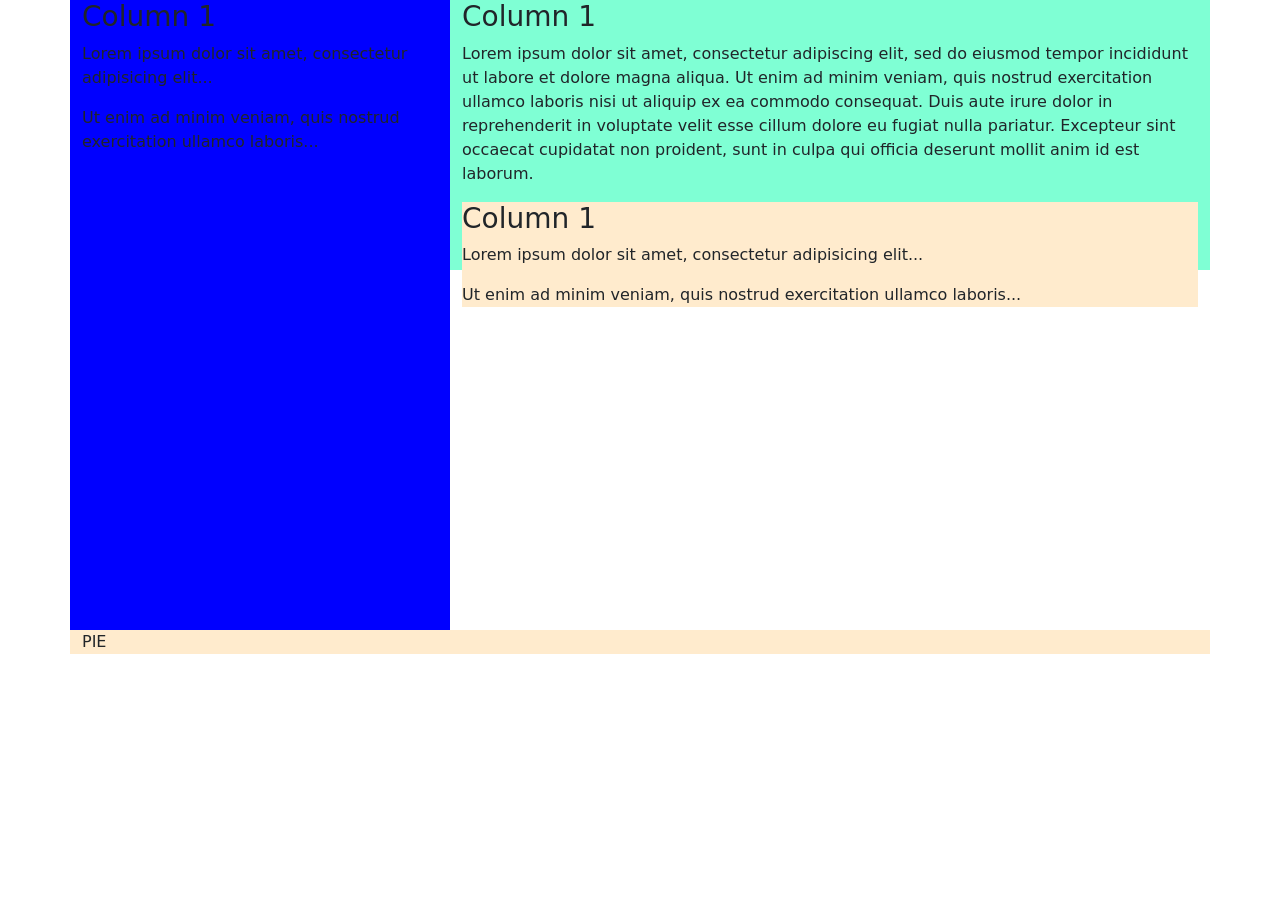
<file: sesion_22/ejemplo3.html>
<!DOCTYPE html>
<html lang="en">

<head>
  <title>Bootstrap 5 Example</title>
  <meta charset="utf-8">
  <meta name="viewport" content="width=device-width, initial-scale=1">
  <link href="https://cdn.jsdelivr.net/npm/bootstrap@5.3.2/dist/css/bootstrap.min.css" rel="stylesheet">
  <script src="https://cdn.jsdelivr.net/npm/bootstrap@5.3.2/dist/js/bootstrap.bundle.min.js"></script>
  <link rel="stylesheet" href="estilos2.css">

</head>

<body>

  <div class="container">
    <div class="row">
       
    </div>
    <div class="row">
      <div class="col-12 col-sm-4" id="izq">
        <h3>Column 1</h3>
        <p>Lorem ipsum dolor sit amet, consectetur adipisicing elit...</p>
        <p>Ut enim ad minim veniam, quis nostrud exercitation ullamco laboris...</p>
      </div>
      <nav class="col-8" id="sup">
        <div>

            <header>
                <h3>Column 1</h3>
             </header>
        </div>
            <main>
                <p>
                    Lorem ipsum dolor sit amet, consectetur adipiscing elit, sed do eiusmod tempor incididunt ut labore et dolore magna aliqua. Ut enim ad minim veniam, quis nostrud exercitation ullamco laboris nisi ut aliquip ex ea commodo consequat. Duis aute irure dolor in reprehenderit in voluptate velit esse cillum dolore eu fugiat nulla pariatur. Excepteur sint occaecat cupidatat non proident, sunt in culpa qui officia deserunt mollit anim id est laborum.
                </p>      
                <div class="col-12" id="hola">
                    <main>
                        <h3>Column 1</h3>
                        <p>Lorem ipsum dolor sit amet, consectetur adipisicing elit...</p>
                        <p>Ut enim ad minim veniam, quis nostrud exercitation ullamco laboris...</p>
                    </main>
                    
                </div>                 
            </main>  
    </nav>
    </div>
    <div class="row">
        <footer class="col-12" id="hola"> 
            PIE
        </footer>            
    </div>
</body>

</html>
</file>
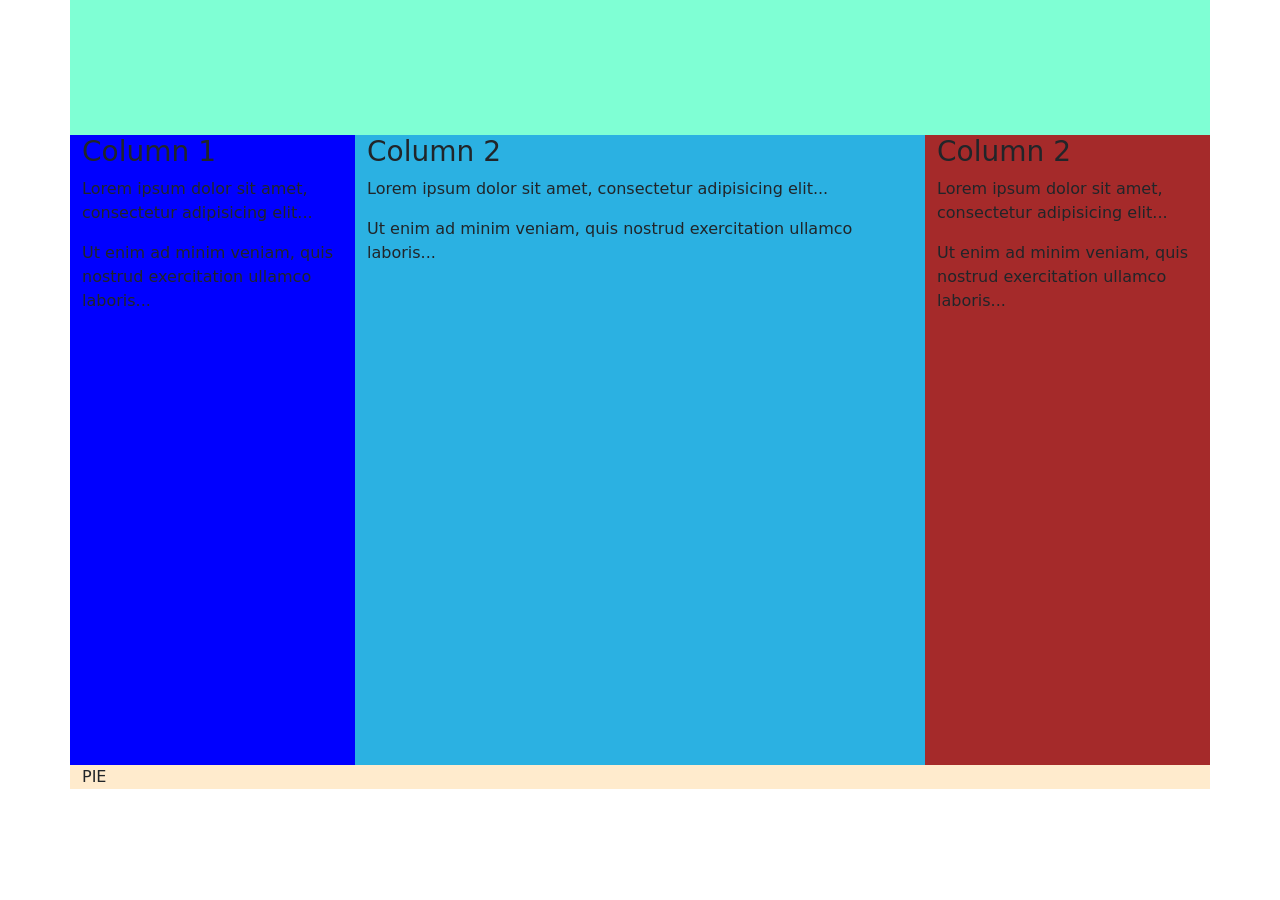
<file: sesion_22/ejemplo4.html>
<!DOCTYPE html>
<html lang="en">

<head>
  <title>Bootstrap 5 Example</title>
  <meta charset="utf-8">
  <meta name="viewport" content="width=device-width, initial-scale=1">
  <link href="https://cdn.jsdelivr.net/npm/bootstrap@5.3.2/dist/css/bootstrap.min.css" rel="stylesheet">
  <script src="https://cdn.jsdelivr.net/npm/bootstrap@5.3.2/dist/js/bootstrap.bundle.min.js"></script>
  <link rel="stylesheet" href="estilos4.css">

</head>

<body>

    <div class="container">
      <div class="row">
        <div class="col-12" id="sup">
  
        </div>
      </div>
      <div class="row">
        <div class="col-sm-3" id="izq">
  
          <h3>Column 1</h3>
          <p>Lorem ipsum dolor sit amet, consectetur adipisicing elit...</p>
          <p>Ut enim ad minim veniam, quis nostrud exercitation ullamco laboris...</p>
        </div>
        <div class="col-sm-6" id="der">
          <h3>Column 2</h3>
          <p>Lorem ipsum dolor sit amet, consectetur adipisicing elit...</p>
          <p>Ut enim ad minim veniam, quis nostrud exercitation ullamco laboris...</p>
  
        </div>
        <div  class="col-sm-3" id="cola">
            <h3>Column 2</h3>
          <p>Lorem ipsum dolor sit amet, consectetur adipisicing elit...</p>
          <p>Ut enim ad minim veniam, quis nostrud exercitation ullamco laboris...</p>
        </div>
      </div>
      <div class="row">
        <footer class="col-12" id="hola"> 
            PIE
        </footer>            
    </div>
  </body>
</file>
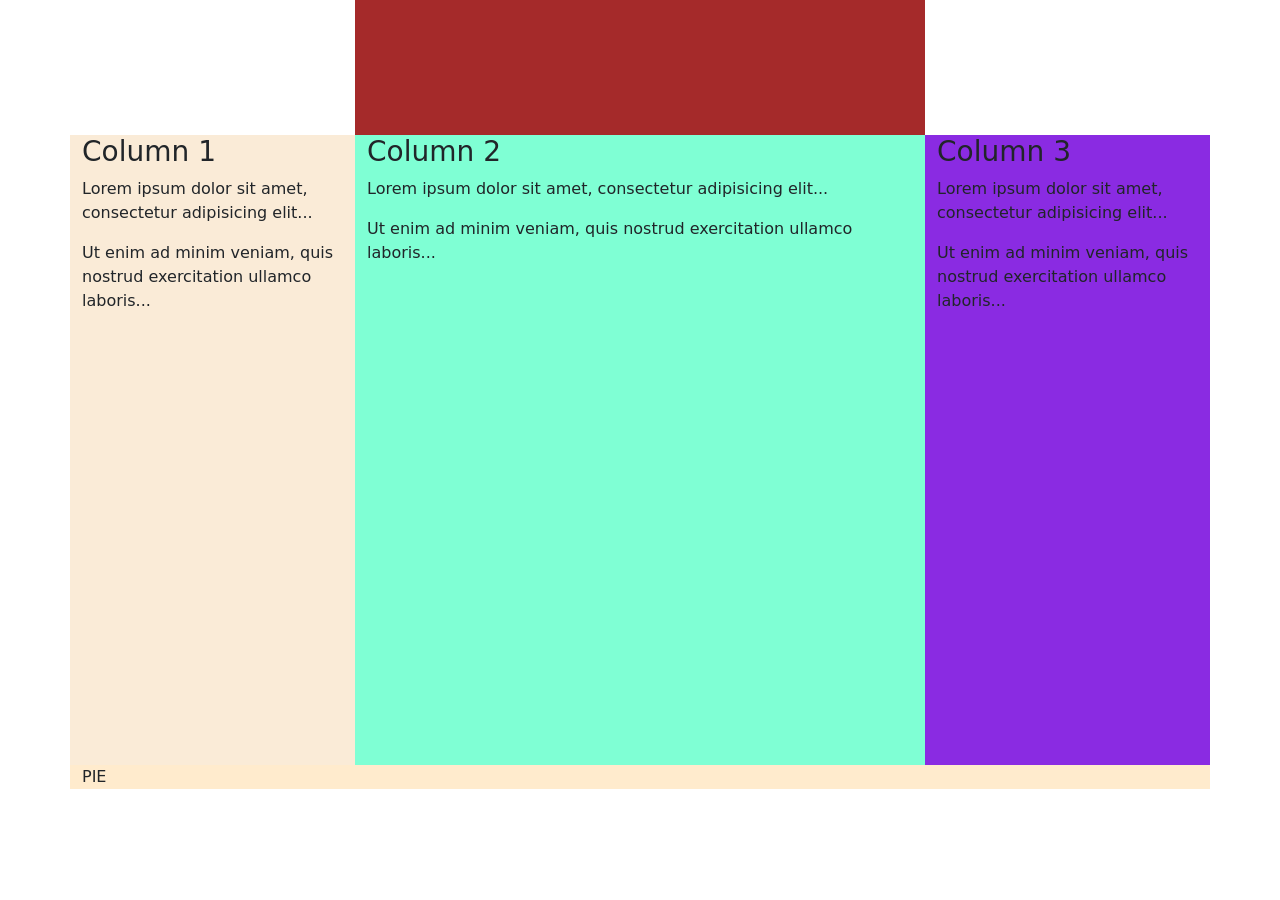
<file: sesion_22/ejemplo5.html>
<!DOCTYPE html>
<html lang="en">

<head>
  <title>Bootstrap 5 Example</title>
  <meta charset="utf-8">
  <meta name="viewport" content="width=device-width, initial-scale=1">
  <link href="https://cdn.jsdelivr.net/npm/bootstrap@5.3.2/dist/css/bootstrap.min.css" rel="stylesheet">
  <script src="https://cdn.jsdelivr.net/npm/bootstrap@5.3.2/dist/js/bootstrap.bundle.min.js"></script>
  <link rel="stylesheet" href="estilos5.css">

</head>

<body>

    <div class="container">
      <div class="row">
        <div class="col-3" id="izq">
  
        </div>
        <div class="col-6" id="centro">
  
        </div>
        <div class="col-3" id="der">
  
        </div>
      </div>
      <div class="row">
        <div class="col-sm-3" id="columna1">
  
          <h3>Column 1</h3>
          <p>Lorem ipsum dolor sit amet, consectetur adipisicing elit...</p>
          <p>Ut enim ad minim veniam, quis nostrud exercitation ullamco laboris...</p>
        </div>
        <div class="col-sm-6" id="columna2">
          <h3>Column 2</h3>
          <p>Lorem ipsum dolor sit amet, consectetur adipisicing elit...</p>
          <p>Ut enim ad minim veniam, quis nostrud exercitation ullamco laboris...</p>
  
        </div>
        <div  class="col-sm-3" id="columna3">
            <h3>Column 3</h3>
          <p>Lorem ipsum dolor sit amet, consectetur adipisicing elit...</p>
          <p>Ut enim ad minim veniam, quis nostrud exercitation ullamco laboris...</p>
        </div>
      </div>
      <div class="row">
        <footer class="col-12" id="hola"> 
            PIE
        </footer>      
    </div>    
    </div>
  </body>
</file>
<file: estilos.css>
*{
    margin: 0;
    padding: 0;
    box-sizing: border-box;
   
}


h1{

text-align: center;
font-family: 'Gill Sans', 'Gill Sans MT', Calibri, 'Trebuchet MS', sans-serif;
font-size: 4em;
align-items: center;
color:  rgb(255, 67, 199);
background-color: rgb(255, 255, 255);
}


body, html {
    height: 100%;
    margin: 0;
    padding: 0;
}




#contenedor{

    background-image: url(fondo3.jpg);
    background-size: cover;
    height: 100%;
    width: 100%;
    margin-left: 10px;
    margin-right: 10px;
    display: flex;
    flex-direction: column;
    flex-wrap: nowrap;
    justify-content: center;
    align-items: center;
    

}


.elemento{

    background-color: aliceblue;
    width: 30%;
    height: 15vh;
    margin: 3%;
    display: flex;
    flex-flow: nowrap;
    justify-content: center;
    align-items: center;
    font-family: 'Segoe UI', Tahoma, Geneva, Verdana, sans-serif;
    border-radius: 50px;
    text-decoration: none;

}
</file>
<file: casting_tipo/casting.css>
@import url('https://fonts.googleapis.com/css2?family=Noto+Sans:ital,wght@1,300;1,500&family=Poppins:ital,wght@1,500&family=Roboto:wght@100;300&display=swap');
  @import url('https://fonts.googleapis.com/css2?family=Kanit:wght@300&family=PT+Serif:ital,wght@1,700&family=Playfair+Display:ital,wght@1,500&display=swap');
;
  @import url('https://fonts.googleapis.com/css2?family=Comfortaa:wght@300&family=Nanum+Myeongjo&family=Prompt:wght@700&display=swap');



*{
    padding: 0;
    margin: 0;
    box-sizing: border-box;

}
 
article{
    width: 100%;
    display: flex;
    flex-flow: row wrap;
    justify-content: space-between;
    align-items: center;
}

article div{
    width: 20%;
    background-color: rgb(255, 255, 255);
    margin: 1%;
    padding: 2%;

}

#p1{
    
    font-family: 'Noto Sans', sans-serif;

}

#p2{

font-family: 'Poppins', sans-serif;

}

#p3{
    
font-family: 'Roboto', sans-serif;
}

#p4{
    
font-family: 'Kanit', sans-serif;
   
    }
 #p5{
    
font-family: 'Playfair Display', serif;
 }

 #p6{
    
font-family: 'PT Serif', serif;
 }

#p7{

font-family: 'Comfortaa', sans-serif;
}

#p8{

    font-family: 'Nanum Myeongjo', serif;
}

#p9{
                    
font-family: 'Prompt', sans-serif;
 }

 main{
    width: 100%;
    height: 100vh;
    font-family: 'Times New Roman', Times, serif;
    text-align: center;
 }
</file>
<file: sesion11_galeriaflex/main.css>
header {
    background-color: rgb(255, 255, 255);
    display: flex;
    justify-content: center;
    align-items: center;
    height: 14vh;

}

section {
    background-color: rgb(255, 255, 255);
    margin-left: auto;
    width: 100%;
    padding-left: 30%;
    padding-right: 30%;
}

img {
    width: 33%;
    height: auto;
    filter: saturate(0);
    justify-content: center;
    align-items: center;

}

a:hover img {
    filter: saturate(1);
}
</file>
<file: sesion_22/estilos.css>
*{
    box-sizing: border-box;
    margin: 0;
    padding: 0;

}

#izq{
background-color: aquamarine;
height: 70vh;
}

#der{
    background-color: bisque;
    height: 70vh;
}
</file>
<file: web_personal2/style.css>
body {
    font-family: 'Gill Sans', 'Gill Sans MT', Calibri, 'Trebuchet MS', sans-serif;
    margin: 0;
    padding: 0;
    background-color: #f5f5f5;
}

header {
    background-color: #3b0052;
    color: white;
    text-align: center;
    padding: 1em;
}

nav ul {
    list-style: none;
    padding: 0;
}

nav ul li {
    display: inline;
    margin-right: 20px;
}

nav a {
    text-decoration: none;
    color: white;
    font-weight: bold;
}

section {
    max-width: 800px;
    margin: 20px auto;
    padding: 20px;
    background-color: #fff;
    border-radius: 8px;
    box-shadow: 0 0 10px rgba(0, 0, 0, 0.1);
}

.tattoo-item {
    margin-bottom: 20px;
}

.tattoo-item img {
    display: flex;
    flex-wrap: wrap;
    justify-content: center;
    margin: 20px;
}

form {
    max-width: 400px;
    margin: 20px auto;
}

form label {
    display: flex;
    margin-bottom: 5px;
}

form input,
form textarea {
    width: 100%;
    padding: 8px;
    margin-bottom: 10px;
    border: 1px solid #ccc;
    border-radius: 4px;
}

form input[type="submit"] {
    background-color: #333;
    color: white;
    cursor: pointer;
}

footer {
    background-color:#3b0052;
    color: white;
    text-align: center;
    padding: 1em;
    bottom: 0;
    width: 100%;
}
</file>
<file: sesion_22/estilos1.css>
*{
    box-sizing: border-box;
    margin: 0;
    padding: 0;

}

#hola{
    background-color: blanchedalmond !important;
    height: 70vh;

    
}

#der{
    background-color: azure;
    height: 70vh;
}
</file>
<file: sesion_22/estilos2.css>
*{
    box-sizing: border-box;
    margin: 0;
    padding: 0;

}

#hola{
    background-color: blanchedalmond !important;
}

#sup{
    height: 30vh;
    background-color: aquamarine;
}

#izq{
    background-color: blue;
    height: 70vh;
}

#der{
    height: 70vh;
    background-color: blueviolet;
}
</file>
<file: sesion_22/estilos4.css>
*{
    box-sizing: border-box;
    margin: 0;
    padding: 0;

}

#hola{
    background-color: blanchedalmond !important;
}

#sup{
    height: 15vh;
    background-color: aquamarine;
}

#izq{
    background-color: blue;
    height: 70vh;
}

#der{
    height: 70vh;
    background-color: rgb(43, 177, 226);
}

#cola{
    height: 70vh;
    background-color: brown;
}
</file>
<file: sesion_22/estilos5.css>
*{
    box-sizing: border-box;
    margin: 0;
    padding: 0;

}

#hola{
    background-color: blanchedalmond !important;
}

#sup{
    height: 70vh;
    background-color: aquamarine;
    
   
}

#izq{
    
    height: 15vh;
}

#der{
    height: 15vh;

}

#centro{
    height: 15vh;
    background-color: brown;
}

#columna1{
    height: 70vh;
    background-color: antiquewhite;
}

#columna2{
    height: 70vh;
    background-color: aquamarine;
}

#columna3{
    height: 70vh;
    background-color: blueviolet;
}
</file>
